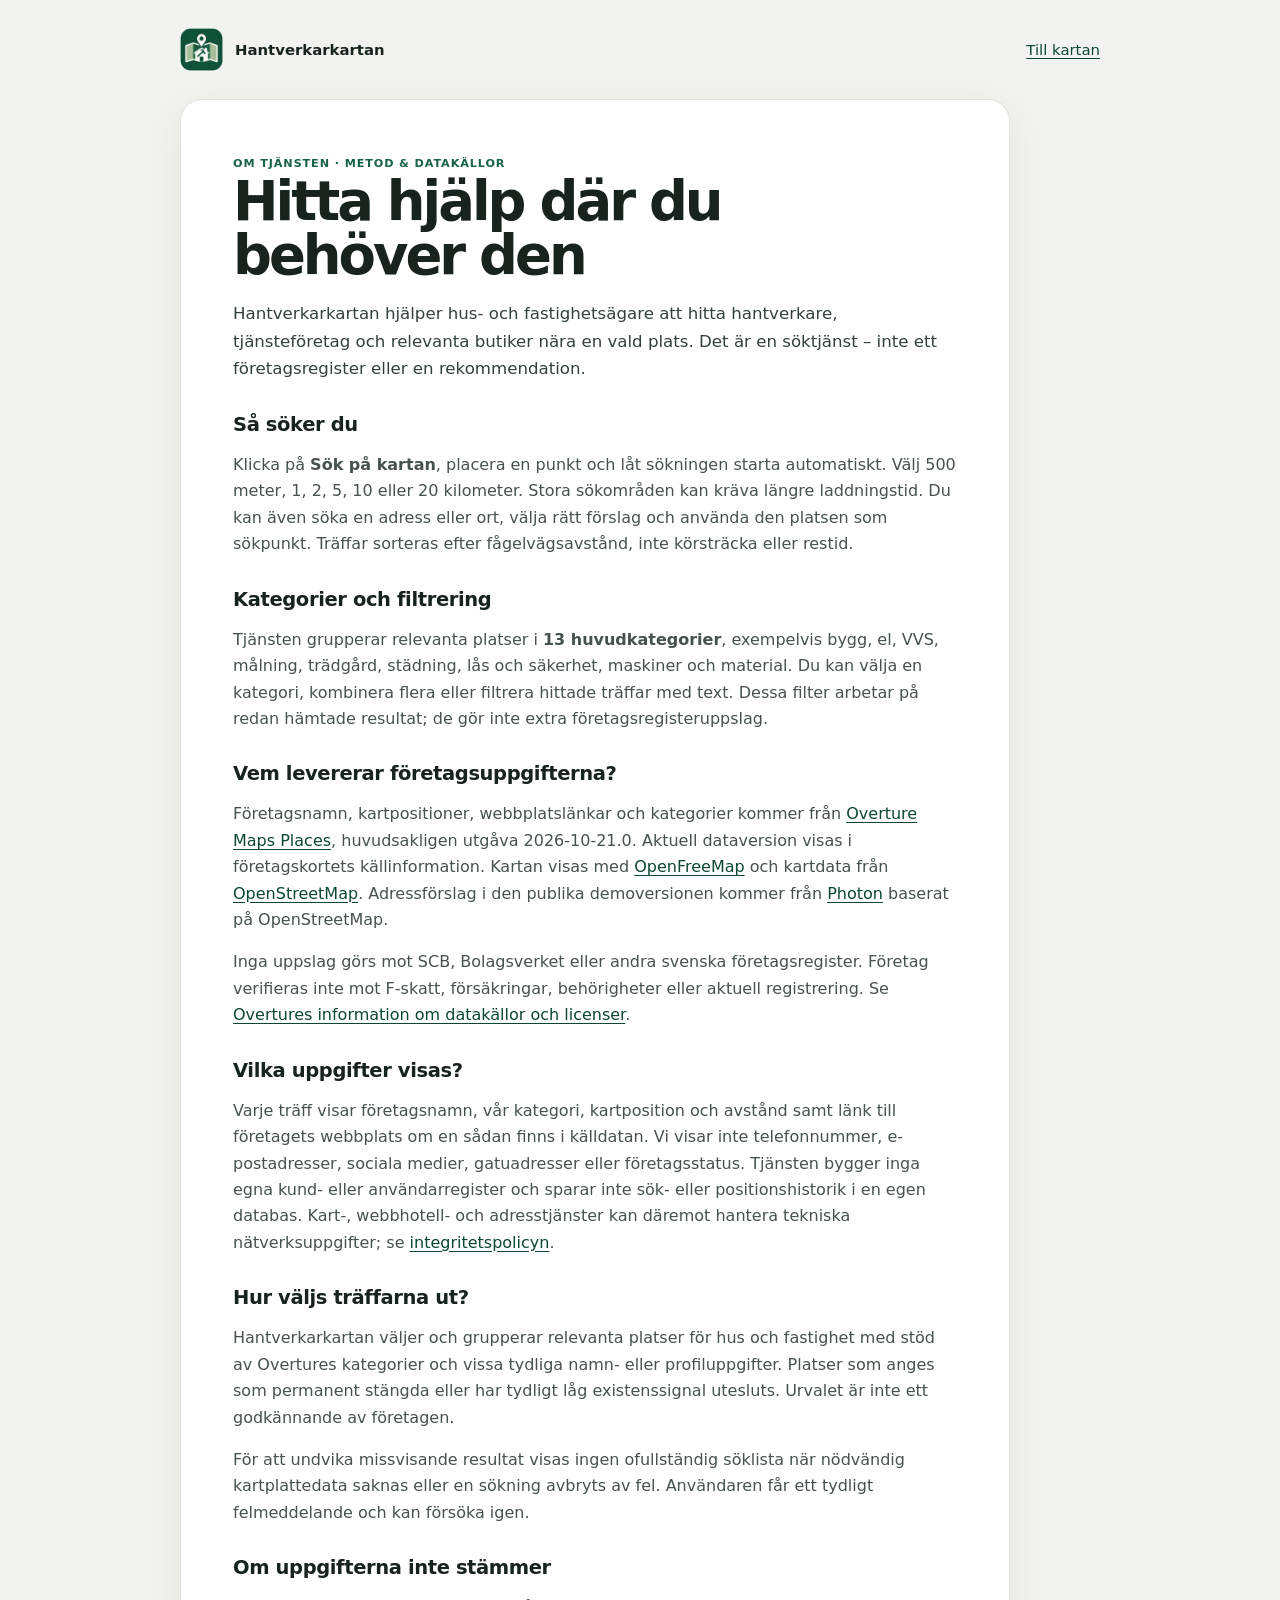
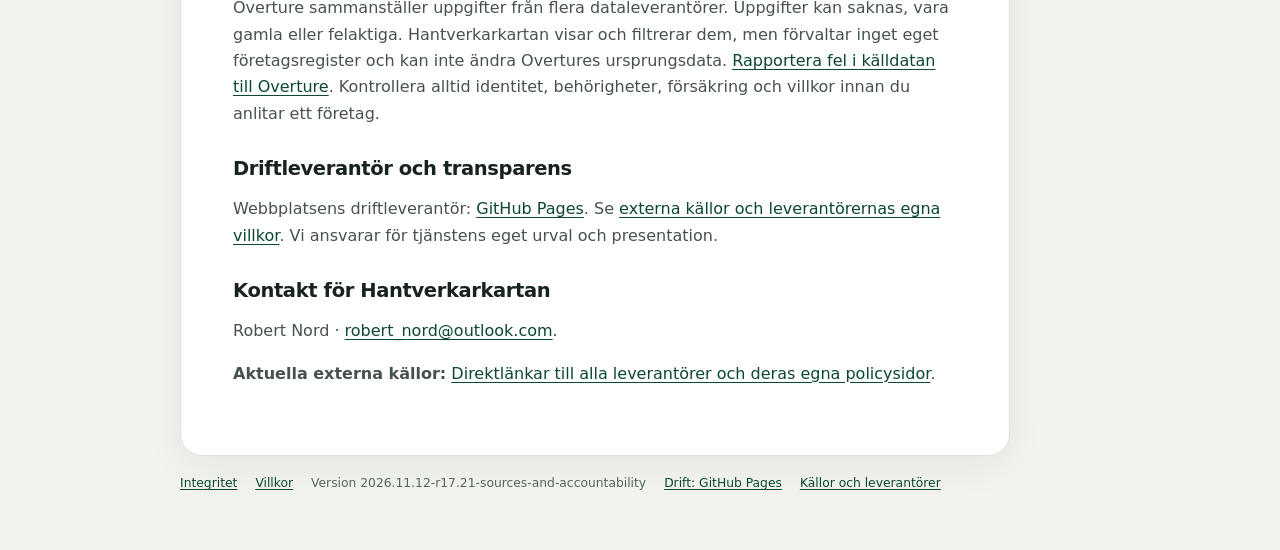
<file: about.html>
<!DOCTYPE html>

<html lang="sv"><head><meta charset="utf-8"/><meta content="width=device-width,initial-scale=1" name="viewport"/><meta content="Så fungerar Hantverkarkartan: urval, kategorier, datakällor och begränsningar." name="description"/><title>Om tjänsten – Hantverkarkartan</title><link href="./assets/favicon-32.png" rel="icon" sizes="32x32" type="image/png"/><link href="./assets/styles.css" rel="stylesheet"/></head>
<body class="page"><main class="page-shell"><nav class="page-nav"><a class="brand" href="./"><img alt="" class="brand-icon" height="43" src="./assets/app-icon-192.png" width="43"/><span data-app-name="">Hantverkarkartan</span></a><a href="./">Till kartan</a></nav>
<article class="page-card"><span class="eyebrow">Om tjänsten · Metod &amp; datakällor</span><h1>Hitta hjälp där du behöver den</h1>
<p class="lead">Hantverkarkartan hjälper hus- och fastighetsägare att hitta hantverkare, tjänsteföretag och relevanta butiker nära en vald plats. Det är en söktjänst – inte ett företagsregister eller en rekommendation.</p>
<h2>Så söker du</h2><p>Klicka på <strong>Sök på kartan</strong>, placera en punkt och låt sökningen starta automatiskt. Välj 500 meter, 1, 2, 5, 10 eller 20 kilometer. Stora sökområden kan kräva längre laddningstid. Du kan även söka en adress eller ort, välja rätt förslag och använda den platsen som sökpunkt. Träffar sorteras efter fågelvägsavstånd, inte körsträcka eller restid.</p>
<h2>Kategorier och filtrering</h2><p>Tjänsten grupperar relevanta platser i <strong>13 huvudkategorier</strong>, exempelvis bygg, el, VVS, målning, trädgård, städning, lås och säkerhet, maskiner och material. Du kan välja en kategori, kombinera flera eller filtrera hittade träffar med text. Dessa filter arbetar på redan hämtade resultat; de gör inte extra företagsregisteruppslag.</p>
<h2>Vem levererar företagsuppgifterna?</h2><p>Företagsnamn, kartpositioner, webbplatslänkar och kategorier kommer från <a href="https://docs.overturemaps.org/guides/places/">Overture Maps Places</a>, huvudsakligen utgåva <span data-release=""></span>. Aktuell dataversion visas i företagskortets källinformation. Kartan visas med <a href="https://openfreemap.org/">OpenFreeMap</a> och kartdata från <a href="https://www.openstreetmap.org/copyright">OpenStreetMap</a>. Adressförslag i den publika demoversionen kommer från <a href="https://github.com/komoot/photon">Photon</a> baserat på OpenStreetMap.</p>
<p>Inga uppslag görs mot SCB, Bolagsverket eller andra svenska företagsregister. Företag verifieras inte mot F-skatt, försäkringar, behörigheter eller aktuell registrering. Se <a href="https://docs.overturemaps.org/attribution/">Overtures information om datakällor och licenser</a>.</p>
<h2>Vilka uppgifter visas?</h2><p>Varje träff visar företagsnamn, vår kategori, kartposition och avstånd samt länk till företagets webbplats om en sådan finns i källdatan. Vi visar inte telefonnummer, e-postadresser, sociala medier, gatuadresser eller företagsstatus. Tjänsten bygger inga egna kund- eller användarregister och sparar inte sök- eller positionshistorik i en egen databas. Kart-, webbhotell- och adresstjänster kan däremot hantera tekniska nätverksuppgifter; se <a href="./privacy.html">integritetspolicyn</a>.</p>
<h2>Hur väljs träffarna ut?</h2><p>Hantverkarkartan väljer och grupperar relevanta platser för hus och fastighet med stöd av Overtures kategorier och vissa tydliga namn- eller profiluppgifter. Platser som anges som permanent stängda eller har tydligt låg existenssignal utesluts. Urvalet är inte ett godkännande av företagen.</p>
<p>För att undvika missvisande resultat visas ingen ofullständig söklista när nödvändig kartplattedata saknas eller en sökning avbryts av fel. Användaren får ett tydligt felmeddelande och kan försöka igen.</p>
<h2>Om uppgifterna inte stämmer</h2><p>Overture sammanställer uppgifter från flera dataleverantörer. Uppgifter kan saknas, vara gamla eller felaktiga. Hantverkarkartan visar och filtrerar dem, men förvaltar inget eget företagsregister och kan inte ändra Overtures ursprungsdata. <a href="https://docs.overturemaps.org/support/">Rapportera fel i källdatan till Overture</a>. Kontrollera alltid identitet, behörigheter, försäkring och villkor innan du anlitar ett företag. </p>
<h2>Driftleverantör och transparens</h2><p>Webbplatsens driftleverantör: <a href="https://docs.github.com/en/pages/getting-started-with-github-pages/what-is-github-pages">GitHub Pages</a>. Se <a href="./providers.html">externa källor och leverantörernas egna villkor</a>. Vi ansvarar för tjänstens eget urval och presentation.</p>
<h2>Kontakt för Hantverkarkartan</h2><p>Robert Nord · <a href="mailto:robert_nord@outlook.com">robert_nord@outlook.com</a>.</p>
<p><strong>Aktuella externa källor:</strong> <a href="./providers.html">Direktlänkar till alla leverantörer och deras egna policysidor</a>.</p></article><footer class="page-foot"><a href="./privacy.html">Integritet</a><a href="./terms.html">Villkor</a><span>Version <span data-version=""></span></span><a href="https://docs.github.com/en/pages/getting-started-with-github-pages/what-is-github-pages" rel="noopener noreferrer" target="_blank">Drift: GitHub Pages</a> <a href="./providers.html">Källor och leverantörer</a></footer></main><script src="./assets/legal.js?v=source20261112" type="module"></script></body></html>
</file>
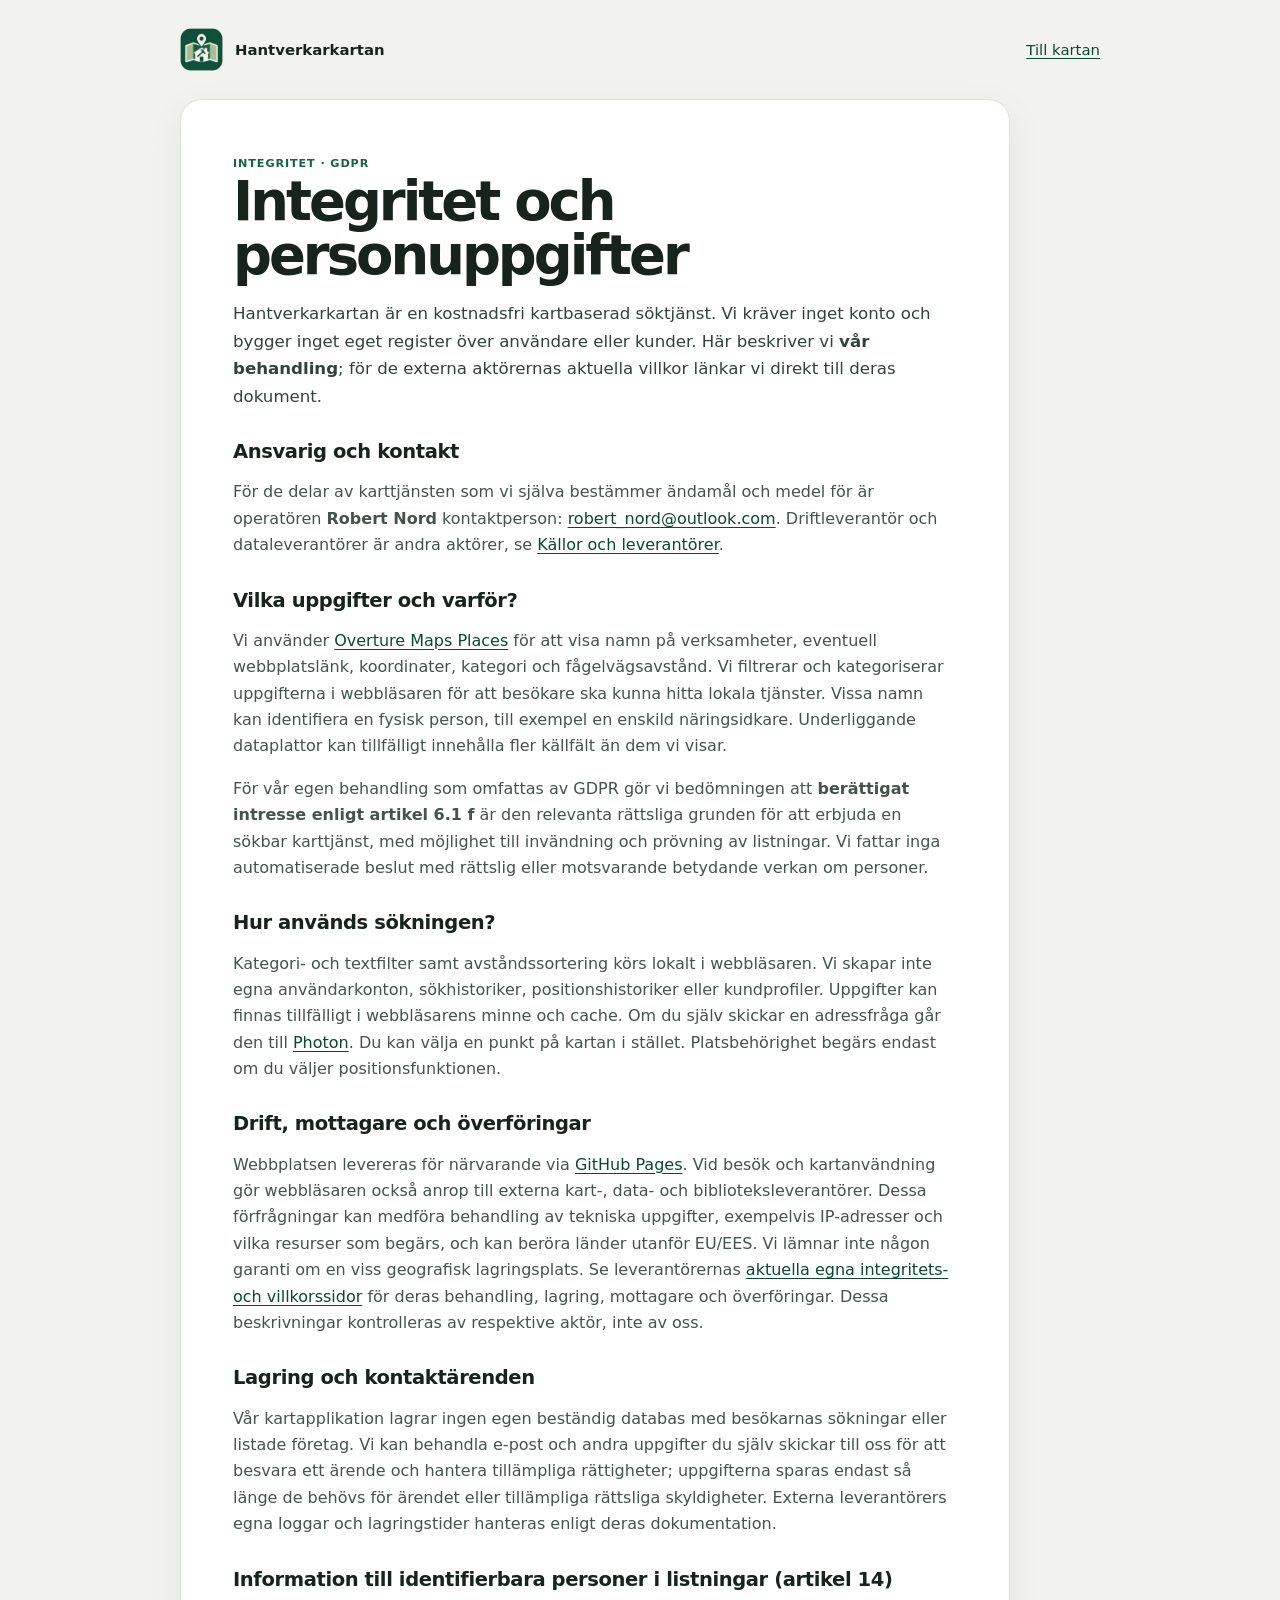
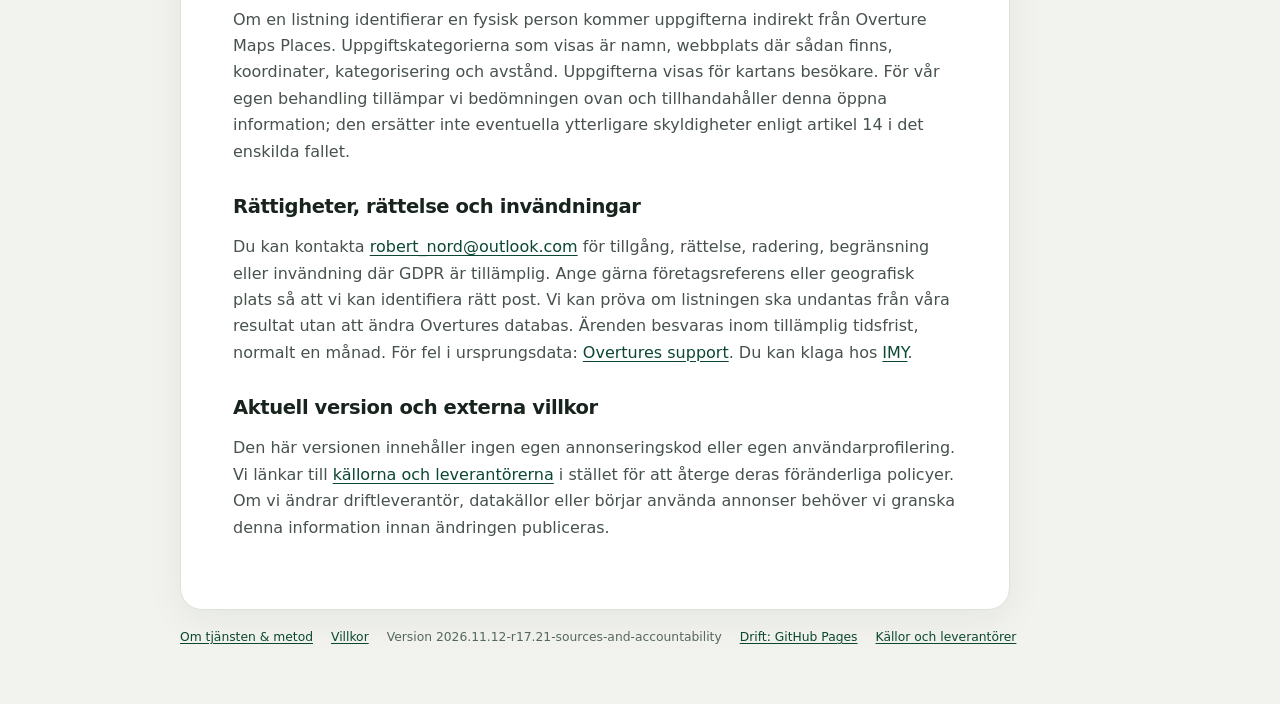
<file: privacy.html>
<!DOCTYPE html>
<html lang="sv"><head><meta charset="utf-8"/><meta content="width=device-width,initial-scale=1" name="viewport"/><meta content="Integritet och databehandling i Hantverkarkartan." name="description"/><title>Integritet – Hantverkarkartan</title><link href="./assets/favicon-32.png" rel="icon" sizes="32x32" type="image/png"/><link href="./assets/styles.css" rel="stylesheet"/></head>
<body class="page"><main class="page-shell"><nav class="page-nav"><a class="brand" href="./"><img alt="" class="brand-icon" height="43" src="./assets/app-icon-192.png" width="43"/><span data-app-name="">Hantverkarkartan</span></a><a href="./">Till kartan</a></nav>
<article class="page-card"><span class="eyebrow">Integritet · GDPR</span><h1>Integritet och personuppgifter</h1>
<p class="lead">Hantverkarkartan är en kostnadsfri kartbaserad söktjänst. Vi kräver inget konto och bygger inget eget register över användare eller kunder. Här beskriver vi <strong>vår behandling</strong>; för de externa aktörernas aktuella villkor länkar vi direkt till deras dokument.</p>
<h2>Ansvarig och kontakt</h2><p>För de delar av karttjänsten som vi själva bestämmer ändamål och medel för är operatören <strong>Robert Nord</strong> kontaktperson: <a href="mailto:robert_nord@outlook.com">robert_nord@outlook.com</a>. Driftleverantör och dataleverantörer är andra aktörer, se <a href="./providers.html">Källor och leverantörer</a>.</p>
<h2>Vilka uppgifter och varför?</h2><p>Vi använder <a href="https://docs.overturemaps.org/guides/places/">Overture Maps Places</a> för att visa namn på verksamheter, eventuell webbplatslänk, koordinater, kategori och fågelvägsavstånd. Vi filtrerar och kategoriserar uppgifterna i webbläsaren för att besökare ska kunna hitta lokala tjänster. Vissa namn kan identifiera en fysisk person, till exempel en enskild näringsidkare. Underliggande dataplattor kan tillfälligt innehålla fler källfält än dem vi visar.</p>
<p>För vår egen behandling som omfattas av GDPR gör vi bedömningen att <strong>berättigat intresse enligt artikel 6.1 f</strong> är den relevanta rättsliga grunden för att erbjuda en sökbar karttjänst, med möjlighet till invändning och prövning av listningar. Vi fattar inga automatiserade beslut med rättslig eller motsvarande betydande verkan om personer.</p>
<h2>Hur används sökningen?</h2><p>Kategori- och textfilter samt avståndssortering körs lokalt i webbläsaren. Vi skapar inte egna användarkonton, sökhistoriker, positionshistoriker eller kundprofiler. Uppgifter kan finnas tillfälligt i webbläsarens minne och cache. Om du själv skickar en adressfråga går den till <a href="https://github.com/komoot/photon#demo-server">Photon</a>. Du kan välja en punkt på kartan i stället. Platsbehörighet begärs endast om du väljer positionsfunktionen.</p>
<h2>Drift, mottagare och överföringar</h2><p>Webbplatsen levereras för närvarande via <a href="https://docs.github.com/en/pages/getting-started-with-github-pages/what-is-github-pages">GitHub Pages</a>. Vid besök och kartanvändning gör webbläsaren också anrop till externa kart-, data- och biblioteksleverantörer. Dessa förfrågningar kan medföra behandling av tekniska uppgifter, exempelvis IP-adresser och vilka resurser som begärs, och kan beröra länder utanför EU/EES. Vi lämnar inte någon garanti om en viss geografisk lagringsplats. Se leverantörernas <a href="./providers.html">aktuella egna integritets- och villkorssidor</a> för deras behandling, lagring, mottagare och överföringar. Dessa beskrivningar kontrolleras av respektive aktör, inte av oss.</p>
<h2>Lagring och kontaktärenden</h2><p>Vår kartapplikation lagrar ingen egen beständig databas med besökarnas sökningar eller listade företag. Vi kan behandla e-post och andra uppgifter du själv skickar till oss för att besvara ett ärende och hantera tillämpliga rättigheter; uppgifterna sparas endast så länge de behövs för ärendet eller tillämpliga rättsliga skyldigheter. Externa leverantörers egna loggar och lagringstider hanteras enligt deras dokumentation.</p>
<h2>Information till identifierbara personer i listningar (artikel 14)</h2><p>Om en listning identifierar en fysisk person kommer uppgifterna indirekt från Overture Maps Places. Uppgiftskategorierna som visas är namn, webbplats där sådan finns, koordinater, kategorisering och avstånd. Uppgifterna visas för kartans besökare. För vår egen behandling tillämpar vi bedömningen ovan och tillhandahåller denna öppna information; den ersätter inte eventuella ytterligare skyldigheter enligt artikel 14 i det enskilda fallet.</p>
<h2>Rättigheter, rättelse och invändningar</h2><p>Du kan kontakta <a href="mailto:robert_nord@outlook.com">robert_nord@outlook.com</a> för tillgång, rättelse, radering, begränsning eller invändning där GDPR är tillämplig. Ange gärna företagsreferens eller geografisk plats så att vi kan identifiera rätt post. Vi kan pröva om listningen ska undantas från våra resultat utan att ändra Overtures databas. Ärenden besvaras inom tillämplig tidsfrist, normalt en månad. För fel i ursprungsdata: <a href="https://docs.overturemaps.org/support/">Overtures support</a>. Du kan klaga hos <a href="https://www.imy.se/">IMY</a>.</p>
<h2>Aktuell version och externa villkor</h2><p>Den här versionen innehåller ingen egen annonseringskod eller egen användarprofilering. Vi länkar till <a href="./providers.html">källorna och leverantörerna</a> i stället för att återge deras föränderliga policyer. Om vi ändrar driftleverantör, datakällor eller börjar använda annonser behöver vi granska denna information innan ändringen publiceras.</p></article><footer class="page-foot"><a href="./about.html">Om tjänsten &amp; metod</a><a href="./terms.html">Villkor</a><span>Version <span data-version=""></span></span><a href="https://docs.github.com/en/pages/getting-started-with-github-pages/what-is-github-pages" rel="noopener noreferrer" target="_blank">Drift: GitHub Pages</a> <a href="./providers.html">Källor och leverantörer</a></footer></main><script src="./assets/legal.js?v=source20261112" type="module"></script></body></html>
</file>
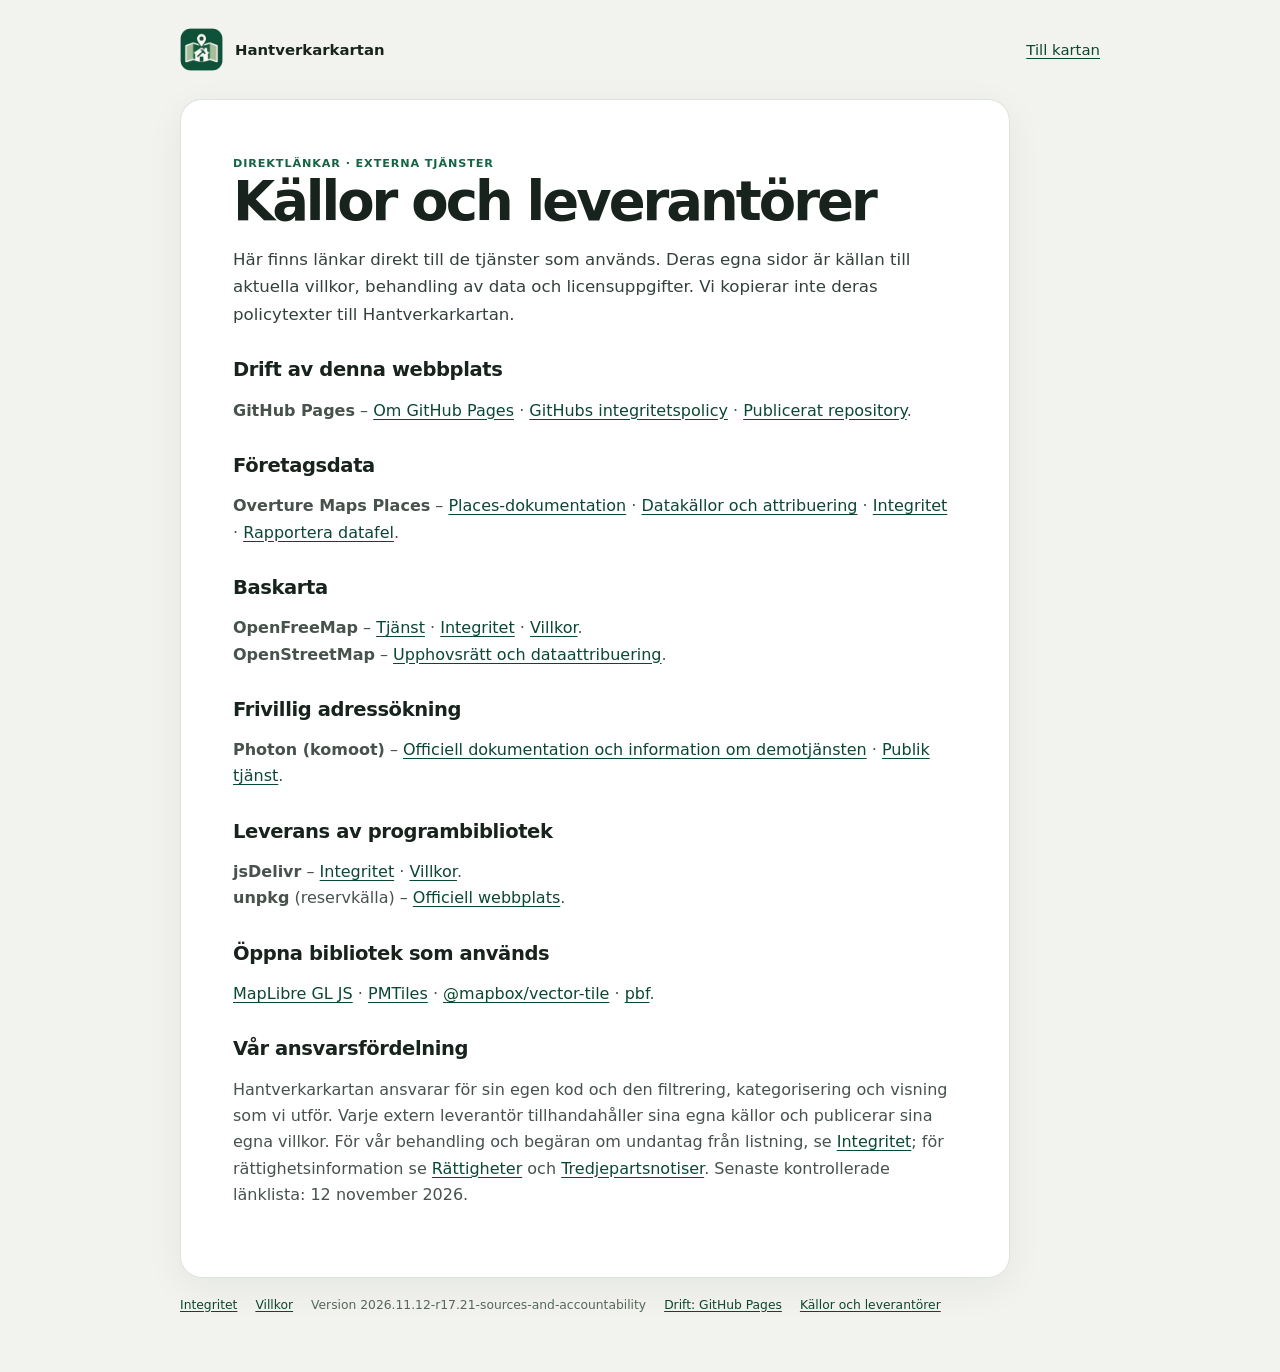
<file: providers.html>
<!DOCTYPE html>

<html lang="sv"><head><meta charset="utf-8"/><meta content="width=device-width,initial-scale=1" name="viewport"/><meta content="Direktlänkar till källor och externa leverantörer." name="description"/><title>Källor och leverantörer – Hantverkarkartan</title><link href="./assets/favicon-32.png" rel="icon" sizes="32x32" type="image/png"/><link href="./assets/styles.css" rel="stylesheet"/></head>
<body class="page"><main class="page-shell"><nav class="page-nav"><a class="brand" href="./"><img alt="" class="brand-icon" height="43" src="./assets/app-icon-192.png" width="43"/><span data-app-name="">Hantverkarkartan</span></a><a href="./">Till kartan</a></nav>
<article class="page-card"><span class="eyebrow">Direktlänkar · externa tjänster</span><h1>Källor och leverantörer</h1>
<p class="lead">Här finns länkar direkt till de tjänster som används. Deras egna sidor är källan till aktuella villkor, behandling av data och licensuppgifter. Vi kopierar inte deras policytexter till Hantverkarkartan.</p>
<h2>Drift av denna webbplats</h2><p><strong>GitHub Pages</strong> – <a href="https://docs.github.com/en/pages/getting-started-with-github-pages/what-is-github-pages" rel="noopener noreferrer" target="_blank">Om GitHub Pages</a> · <a href="https://docs.github.com/en/site-policy/privacy-policies/github-general-privacy-statement" rel="noopener noreferrer" target="_blank">GitHubs integritetspolicy</a> · <a href="https://github.com/Deeder94/Hantverkarkartan" rel="noopener noreferrer" target="_blank">Publicerat repository</a>.</p>
<h2>Företagsdata</h2><p><strong>Overture Maps Places</strong> – <a href="https://docs.overturemaps.org/guides/places/" rel="noopener noreferrer" target="_blank">Places-dokumentation</a> · <a href="https://docs.overturemaps.org/attribution/" rel="noopener noreferrer" target="_blank">Datakällor och attribuering</a> · <a href="https://overturemaps.org/privacy/" rel="noopener noreferrer" target="_blank">Integritet</a> · <a href="https://docs.overturemaps.org/support/" rel="noopener noreferrer" target="_blank">Rapportera datafel</a>.</p>
<h2>Baskarta</h2><p><strong>OpenFreeMap</strong> – <a href="https://openfreemap.org/" rel="noopener noreferrer" target="_blank">Tjänst</a> · <a href="https://openfreemap.org/privacy/" rel="noopener noreferrer" target="_blank">Integritet</a> · <a href="https://openfreemap.org/tos/" rel="noopener noreferrer" target="_blank">Villkor</a>.<br/><strong>OpenStreetMap</strong> – <a href="https://www.openstreetmap.org/copyright" rel="noopener noreferrer" target="_blank">Upphovsrätt och dataattribuering</a>.</p>
<h2>Frivillig adressökning</h2><p><strong>Photon (komoot)</strong> – <a href="https://github.com/komoot/photon#demo-server" rel="noopener noreferrer" target="_blank">Officiell dokumentation och information om demotjänsten</a> · <a href="https://photon.komoot.io/" rel="noopener noreferrer" target="_blank">Publik tjänst</a>.</p>
<h2>Leverans av programbibliotek</h2><p><strong>jsDelivr</strong> – <a href="https://www.jsdelivr.com/terms/privacy-policy" rel="noopener noreferrer" target="_blank">Integritet</a> · <a href="https://www.jsdelivr.com/terms" rel="noopener noreferrer" target="_blank">Villkor</a>.<br/><strong>unpkg</strong> (reservkälla) – <a href="https://unpkg.com/" rel="noopener noreferrer" target="_blank">Officiell webbplats</a>.</p>
<h2>Öppna bibliotek som används</h2><p><a href="https://maplibre.org/maplibre-gl-js/docs/" rel="noopener noreferrer" target="_blank">MapLibre GL JS</a> · <a href="https://github.com/protomaps/PMTiles" rel="noopener noreferrer" target="_blank">PMTiles</a> · <a href="https://github.com/mapbox/vector-tile-js" rel="noopener noreferrer" target="_blank">@mapbox/vector-tile</a> · <a href="https://github.com/mapbox/pbf" rel="noopener noreferrer" target="_blank">pbf</a>.</p>
<h2>Vår ansvarsfördelning</h2><p>Hantverkarkartan ansvarar för sin egen kod och den filtrering, kategorisering och visning som vi utför. Varje extern leverantör tillhandahåller sina egna källor och publicerar sina egna villkor. För vår behandling och begäran om undantag från listning, se <a href="./privacy.html">Integritet</a>; för rättighetsinformation se <a href="./rights.html">Rättigheter</a> och <a href="./THIRD_PARTY_NOTICES.md">Tredjepartsnotiser</a>. Senaste kontrollerade länklista: 12 november 2026.</p></article><footer class="page-foot"><a href="./privacy.html">Integritet</a><a href="./terms.html">Villkor</a><span>Version <span data-version=""></span></span><a href="https://docs.github.com/en/pages/getting-started-with-github-pages/what-is-github-pages" rel="noopener noreferrer" target="_blank">Drift: GitHub Pages</a> <a href="./providers.html">Källor och leverantörer</a></footer></main><script src="./assets/legal.js?v=source20261112" type="module"></script></body></html>
</file>
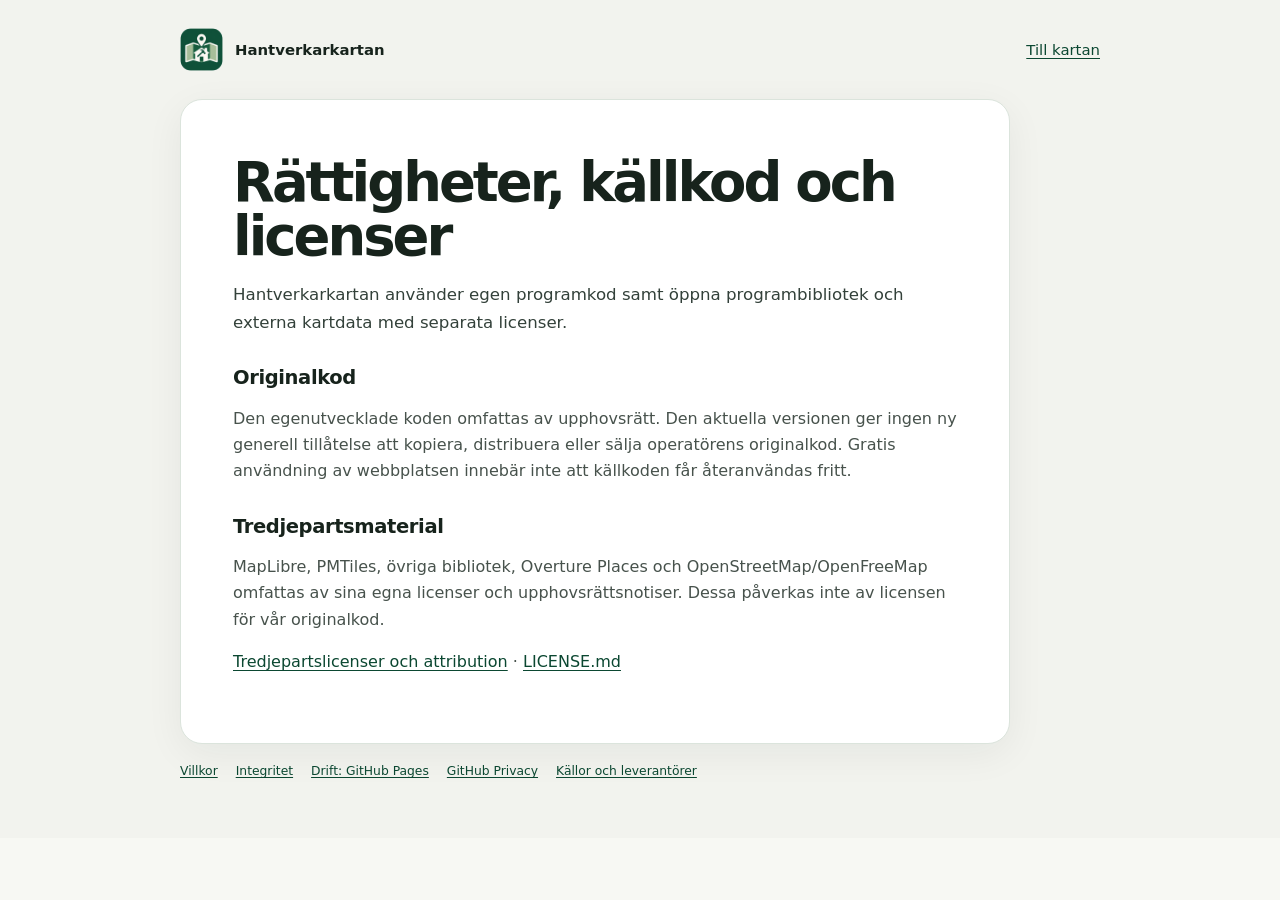
<file: rights.html>
<!DOCTYPE html>
<html lang="sv"><head><meta charset="utf-8"/><meta content="width=device-width,initial-scale=1" name="viewport"/><meta content="no-referrer" name="referrer"/><title>Rättigheter, källkod och licenser – Hantverkarkartan</title><link href="./assets/favicon-32.png" rel="icon" type="image/png"/><link href="./assets/styles.css" rel="stylesheet"/></head><body class="page"><main class="page-shell"><nav class="page-nav"><a class="brand" href="./"><img alt="" class="brand-icon" height="43" src="./assets/app-icon-192.png" width="43"/><span data-app-name="">Hantverkarkartan</span></a><a href="./">Till kartan</a></nav><article class="page-card"><h1>Rättigheter, källkod och licenser</h1><p class="lead">Hantverkarkartan använder egen programkod samt öppna programbibliotek och externa kartdata med separata licenser.</p><h2>Originalkod</h2><p>Den egenutvecklade koden omfattas av upphovsrätt. Den aktuella versionen ger ingen ny generell tillåtelse att kopiera, distribuera eller sälja operatörens originalkod. Gratis användning av webbplatsen innebär inte att källkoden får återanvändas fritt.</p><h2>Tredjepartsmaterial</h2><p>MapLibre, PMTiles, övriga bibliotek, Overture Places och OpenStreetMap/OpenFreeMap omfattas av sina egna licenser och upphovsrättsnotiser. Dessa påverkas inte av licensen för vår originalkod.</p><p><a href="./THIRD_PARTY_NOTICES.md">Tredjepartslicenser och attribution</a> · <a href="./LICENSE.md">LICENSE.md</a></p></article><footer class="page-foot"><a href="./terms.html">Villkor</a><a href="./privacy.html">Integritet</a><a href="https://docs.github.com/en/pages/getting-started-with-github-pages/what-is-github-pages">Drift: GitHub Pages</a><a href="https://docs.github.com/en/site-policy/privacy-policies/github-general-privacy-statement">GitHub Privacy</a><a href="./providers.html">Källor och leverantörer</a></footer></main><script src="./assets/legal.js?v=source20261112" type="module"></script></body></html>
</file>
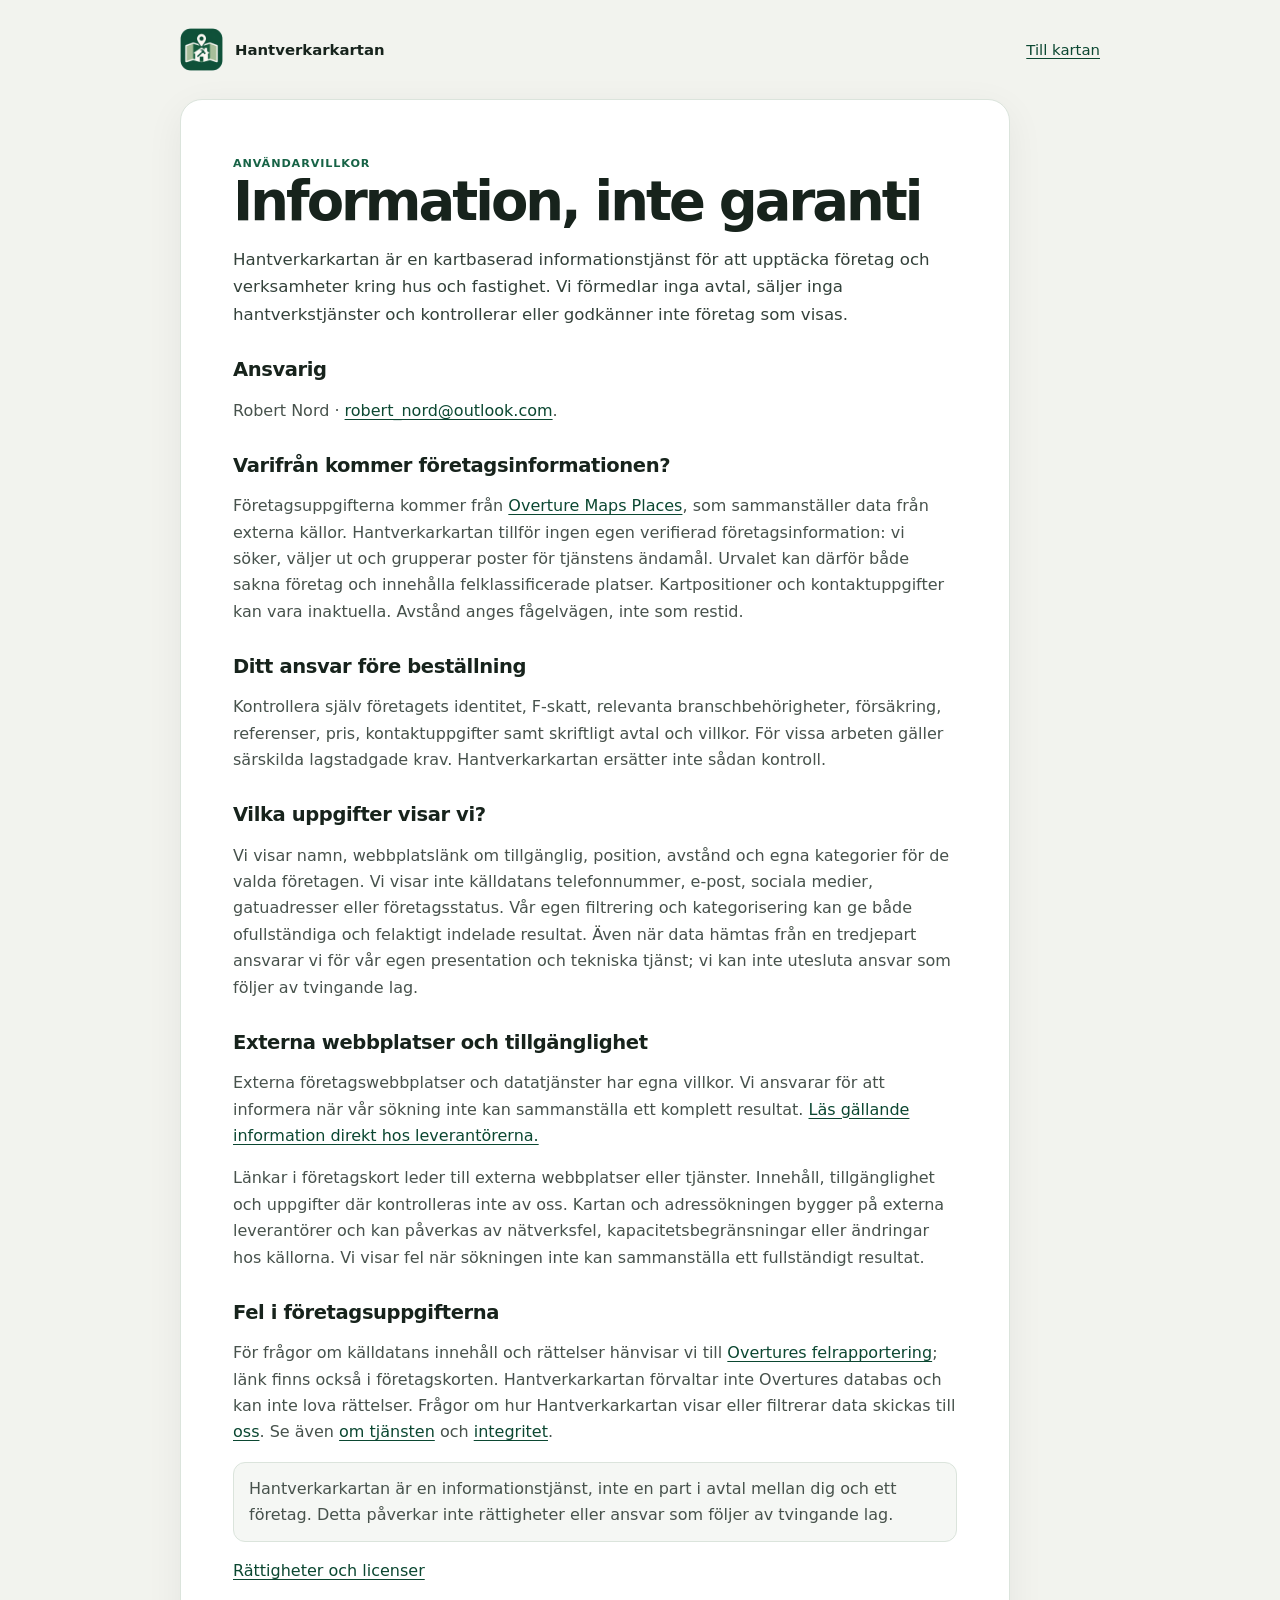
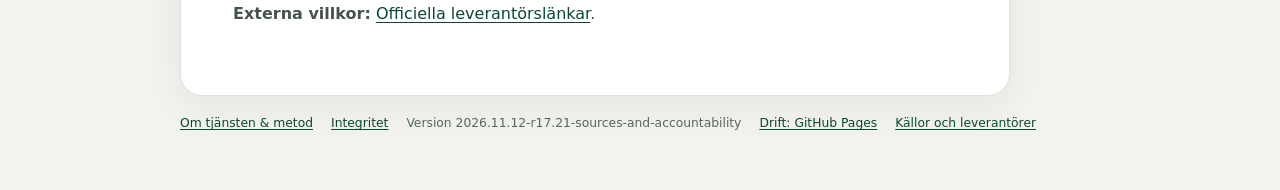
<file: terms.html>
<!DOCTYPE html>

<html lang="sv"><head><meta charset="utf-8"/><meta content="width=device-width,initial-scale=1" name="viewport"/><meta content="Användarvillkor för Hantverkarkartan." name="description"/><title>Villkor – Hantverkarkartan</title><link href="./assets/favicon-32.png" rel="icon" sizes="32x32" type="image/png"/><link href="./assets/styles.css" rel="stylesheet"/></head>
<body class="page"><main class="page-shell"><nav class="page-nav"><a class="brand" href="./"><img alt="" class="brand-icon" height="43" src="./assets/app-icon-192.png" width="43"/><span data-app-name="">Hantverkarkartan</span></a><a href="./">Till kartan</a></nav>
<article class="page-card"><span class="eyebrow">Användarvillkor</span><h1>Information, inte garanti</h1>
<p class="lead">Hantverkarkartan är en kartbaserad informationstjänst för att upptäcka företag och verksamheter kring hus och fastighet. Vi förmedlar inga avtal, säljer inga hantverkstjänster och kontrollerar eller godkänner inte företag som visas.</p>
<h2>Ansvarig</h2><p>Robert Nord · <a href="mailto:robert_nord@outlook.com">robert_nord@outlook.com</a>.</p>
<h2>Varifrån kommer företagsinformationen?</h2><p>Företagsuppgifterna kommer från <a href="https://docs.overturemaps.org/guides/places/">Overture Maps Places</a>, som sammanställer data från externa källor. Hantverkarkartan tillför ingen egen verifierad företagsinformation: vi söker, väljer ut och grupperar poster för tjänstens ändamål. Urvalet kan därför både sakna företag och innehålla felklassificerade platser. Kartpositioner och kontaktuppgifter kan vara inaktuella. Avstånd anges fågelvägen, inte som restid.</p>
<h2>Ditt ansvar före beställning</h2><p>Kontrollera själv företagets identitet, F-skatt, relevanta branschbehörigheter, försäkring, referenser, pris, kontaktuppgifter samt skriftligt avtal och villkor. För vissa arbeten gäller särskilda lagstadgade krav. Hantverkarkartan ersätter inte sådan kontroll.</p>
<h2>Vilka uppgifter visar vi?</h2><p>Vi visar namn, webbplatslänk om tillgänglig, position, avstånd och egna kategorier för de valda företagen. Vi visar inte källdatans telefonnummer, e-post, sociala medier, gatuadresser eller företagsstatus. Vår egen filtrering och kategorisering kan ge både ofullständiga och felaktigt indelade resultat. Även när data hämtas från en tredjepart ansvarar vi för vår egen presentation och tekniska tjänst; vi kan inte utesluta ansvar som följer av tvingande lag.</p>
<h2>Externa webbplatser och tillgänglighet</h2><p>Externa företagswebbplatser och datatjänster har egna villkor. Vi ansvarar för att informera när vår sökning inte kan sammanställa ett komplett resultat. <a href="./providers.html">Läs gällande information direkt hos leverantörerna.</a></p>
<p>Länkar i företagskort leder till externa webbplatser eller tjänster. Innehåll, tillgänglighet och uppgifter där kontrolleras inte av oss. Kartan och adressökningen bygger på externa leverantörer och kan påverkas av nätverksfel, kapacitetsbegränsningar eller ändringar hos källorna. Vi visar fel när sökningen inte kan sammanställa ett fullständigt resultat.</p>
<h2>Fel i företagsuppgifterna</h2><p>För frågor om källdatans innehåll och rättelser hänvisar vi till <a href="https://docs.overturemaps.org/support/">Overtures felrapportering</a>; länk finns också i företagskorten. Hantverkarkartan förvaltar inte Overtures databas och kan inte lova rättelser. Frågor om hur Hantverkarkartan visar eller filtrerar data skickas till <a href="mailto:robert_nord@outlook.com">oss</a>. Se även <a href="./about.html">om tjänsten</a> och <a href="./privacy.html">integritet</a>.</p>
<p class="notice">Hantverkarkartan är en informationstjänst, inte en part i avtal mellan dig och ett företag. Detta påverkar inte rättigheter eller ansvar som följer av tvingande lag.</p>
<p><a href="./rights.html">Rättigheter och licenser</a></p><p><strong>Externa villkor:</strong> <a href="./providers.html">Officiella leverantörslänkar</a>.</p></article><footer class="page-foot"><a href="./about.html">Om tjänsten &amp; metod</a><a href="./privacy.html">Integritet</a><span>Version <span data-version=""></span></span><a href="https://docs.github.com/en/pages/getting-started-with-github-pages/what-is-github-pages" rel="noopener noreferrer" target="_blank">Drift: GitHub Pages</a> <a href="./providers.html">Källor och leverantörer</a></footer></main><script src="./assets/legal.js?v=source20261112" type="module"></script></body></html>
</file>
<file: assets/styles.css>
:root {
  color-scheme: light;
  --bg: #f5f5ef;
  --paper: rgba(255,255,252,.96);
  --ink: #17201b;
  --muted: #66706a;
  --line: #d9ddd7;
  --brand: #1d5c45;
  --brand-dark: #133d2f;
  --accent: #e8f1ec;
  --shadow: 0 18px 50px rgba(22,32,27,.15);
  --radius: 18px;
  font-family: Inter, ui-sans-serif, system-ui, -apple-system, BlinkMacSystemFont, "Segoe UI", sans-serif;
}
* { box-sizing: border-box; }
html, body { margin: 0; min-height: 100%; background: var(--bg); color: var(--ink); }
body { overflow: hidden; }
a { color: var(--brand-dark); text-underline-offset: .18em; }
button, input { font: inherit; }
button { cursor: pointer; }
.skip-link { position: fixed; z-index: 9999; top: 8px; left: 8px; padding: 10px 14px; background: #fff; transform: translateY(-160%); border-radius: 8px; }
.skip-link:focus { transform: translateY(0); }
.app-shell { height: 100dvh; display: grid; grid-template-columns: minmax(310px, 380px) 1fr; }
.sidebar { z-index: 5; min-width: 0; display: flex; flex-direction: column; background: var(--paper); border-right: 1px solid var(--line); box-shadow: 10px 0 34px rgba(22,32,27,.08); transition: width .2s ease, transform .2s ease; }
.brand-row { min-height: 72px; display: flex; gap: 14px; align-items: center; justify-content: space-between; padding: 13px 16px 12px 18px; border-bottom: 1px solid var(--line); }
.brand { display: flex; align-items: center; gap: 10px; color: inherit; text-decoration: none; min-width: 0; }
.brand strong, .brand small { display: block; }
.brand strong { font-size: 1.02rem; letter-spacing: -.02em; }
.brand small { color: var(--muted); font-size: .74rem; margin-top: 1px; }
.brand-mark { width: 40px; height: 40px; display: grid; place-items: center; border-radius: 12px; background: var(--brand); color: white; font-size: .8rem; font-weight: 800; letter-spacing: .04em; box-shadow: 0 7px 18px rgba(29,92,69,.18); }
.icon-button { width: 38px; height: 38px; border: 1px solid var(--line); background: white; color: var(--ink); border-radius: 11px; font-size: 1.35rem; line-height: 1; }
.panel-content { min-height: 0; display: flex; flex-direction: column; overflow: hidden; padding: 18px; gap: 18px; }
.intro h1 { margin: 0 0 7px; font-size: clamp(1.28rem, 2vw, 1.65rem); letter-spacing: -.035em; line-height: 1.1; }
.intro p { margin: 0; color: var(--muted); font-size: .91rem; line-height: 1.45; }
.search-box label { display: block; font-size: .77rem; font-weight: 750; margin-bottom: 7px; }
.search-input-wrap { position: relative; }
.search-input-wrap input { width: 100%; height: 46px; border: 1px solid #cbd2cc; background: #fff; border-radius: 12px; padding: 0 40px 0 13px; color: var(--ink); outline: none; }
.search-input-wrap input:focus { border-color: var(--brand); box-shadow: 0 0 0 3px rgba(29,92,69,.12); }
.search-input-wrap button { position: absolute; right: 5px; top: 5px; width: 36px; height: 36px; border: 0; border-radius: 9px; background: transparent; font-size: 1.2rem; color: var(--muted); }
.field-help { color: var(--muted); font-size: .72rem; line-height: 1.35; margin: 6px 2px 0; }
.section-title-row { display: flex; align-items: center; justify-content: space-between; gap: 10px; margin-bottom: 9px; }
.section-title-row h2 { margin: 0; font-size: .82rem; text-transform: uppercase; letter-spacing: .07em; }
.text-button { appearance: none; border: 0; background: transparent; padding: 3px; color: var(--brand-dark); font-weight: 650; font-size: .76rem; }
.category-list { display: grid; grid-template-columns: 1fr 1fr; gap: 7px; }
.category-chip { min-width: 0; display: flex; align-items: center; gap: 7px; padding: 8px 9px; border: 1px solid var(--line); border-radius: 11px; background: #fff; font-size: .76rem; line-height: 1.15; cursor: pointer; user-select: none; }
.category-chip:has(input:focus-visible) { outline: 3px solid rgba(29,92,69,.18); }
.category-chip:has(input:not(:checked)) { opacity: .48; background: #f7f7f4; }
.category-chip input { position: absolute; opacity: 0; pointer-events: none; }
.category-dot, .result-symbol { flex: 0 0 auto; width: 28px; height: 28px; display: grid; place-items: center; border-radius: 50%; background: var(--cat); color: #fff; font-size: .62rem; font-weight: 850; letter-spacing: -.02em; box-shadow: inset 0 0 0 1px rgba(255,255,255,.45); }
.results-section { min-height: 170px; max-height: min(40dvh, 460px); display: flex; flex: 1 1 260px; flex-direction: column; overflow: hidden; }
.count-badge { min-width: 28px; padding: 2px 7px; text-align: center; border-radius: 999px; background: var(--accent); color: var(--brand-dark); font-size: .72rem; font-weight: 800; }
.results { list-style: none; padding: 0 5px 8px 0; margin: 0; display: flex; flex: 1 1 auto; min-height: 0; flex-direction: column; gap: 6px; overflow-y: scroll; overscroll-behavior: contain; scrollbar-gutter: stable; scrollbar-width: thin; scrollbar-color: #aeb8b1 transparent; }
.results::-webkit-scrollbar { width: 9px; }
.results::-webkit-scrollbar-thumb { background: #b7c0ba; border: 2px solid transparent; border-radius: 999px; background-clip: padding-box; }
.results::-webkit-scrollbar-track { background: transparent; }
.result-card { width: 100%; display: flex; gap: 10px; align-items: center; text-align: left; border: 1px solid transparent; background: transparent; border-radius: 12px; padding: 8px 7px; color: inherit; }
.result-card:hover, .result-card:focus-visible { background: #fff; border-color: var(--line); outline: none; }
.result-copy { min-width: 0; display: block; }
.result-copy strong { display: block; font-size: .84rem; overflow: hidden; text-overflow: ellipsis; white-space: nowrap; }
.result-copy small { display: block; color: var(--muted); font-size: .7rem; margin-top: 2px; overflow: hidden; text-overflow: ellipsis; white-space: nowrap; }
.empty { padding: 15px; border: 1px dashed #cdd4ce; border-radius: 12px; color: var(--muted); font-size: .78rem; line-height: 1.45; }
.sidebar-footer { display: flex; flex-wrap: wrap; gap: 9px 13px; border-top: 1px solid var(--line); padding-top: 12px; font-size: .72rem; color: var(--muted); }
.sidebar-footer a { color: var(--muted); }
.map-wrap { position: relative; min-width: 0; }
#map { position: absolute; inset: 0; }
.map-status { position: absolute; z-index: 3; top: 14px; left: 14px; max-width: min(520px, calc(100% - 100px)); padding: 8px 11px; background: rgba(255,255,252,.92); border: 1px solid rgba(203,210,204,.8); backdrop-filter: blur(8px); border-radius: 10px; font-size: .74rem; box-shadow: 0 6px 20px rgba(22,32,27,.1); }
.map-status[data-kind="ok"] { border-color: #b7d5c5; }
.map-status[data-kind="error"] { border-color: #e0aaa8; background: rgba(255,245,244,.96); }
.map-note { position: absolute; z-index: 2; left: 12px; bottom: 12px; padding: 5px 8px; border-radius: 7px; background: rgba(255,255,252,.88); color: #48524c; font-size: .62rem; pointer-events: none; }
.maplibregl-popup-content { padding: 0 !important; overflow: hidden; border-radius: 15px !important; box-shadow: var(--shadow) !important; }
.maplibregl-popup-close-button { z-index: 2; width: 34px; height: 34px; font-size: 20px; color: #59625d; }
.popup-card { padding: 17px 18px 15px; color: var(--ink); font-size: .78rem; }
.popup-kicker { padding-right: 28px; color: var(--brand); text-transform: uppercase; letter-spacing: .07em; font-size: .65rem; font-weight: 800; }
.popup-card h2 { margin: 4px 28px 7px 0; font-size: 1.12rem; line-height: 1.12; letter-spacing: -.02em; }
.popup-card p { margin: 7px 0; line-height: 1.4; color: #4c5751; }
.popup-card .status-line { padding: 8px 9px; border-radius: 9px; background: #f3f5f2; font-size: .72rem; }
.popup-actions { margin: 11px 0 8px; }
.popup-actions a { display: inline-flex; min-height: 38px; align-items: center; padding: 0 12px; border-radius: 9px; background: var(--brand); color: #fff; text-decoration: none; font-weight: 750; }
.popup-card details { border-top: 1px solid var(--line); border-bottom: 1px solid var(--line); padding: 8px 0; margin-top: 9px; }
.popup-card summary { cursor: pointer; font-weight: 700; }
.popup-links { display: flex; flex-wrap: wrap; gap: 9px 12px; margin-top: 10px; font-size: .7rem; }
.about-dialog { width: min(620px, calc(100% - 26px)); border: 0; border-radius: 20px; padding: 22px; color: var(--ink); box-shadow: 0 30px 100px rgba(0,0,0,.3); }
.about-dialog::backdrop { background: rgba(10,20,15,.46); backdrop-filter: blur(2px); }
.dialog-head { display: flex; align-items: start; justify-content: space-between; gap: 12px; }
.dialog-head h2 { margin: 2px 0 8px; font-size: 1.55rem; letter-spacing: -.04em; }
.eyebrow { color: var(--brand); font-size: .7rem; font-weight: 800; text-transform: uppercase; letter-spacing: .08em; }
.about-dialog p { color: #455049; line-height: 1.52; font-size: .9rem; }
.dialog-links { display: flex; flex-wrap: wrap; gap: 10px 14px; border-top: 1px solid var(--line); padding-top: 13px; margin-top: 16px; font-size: .8rem; }
.about-dialog > small { display: block; margin-top: 15px; color: var(--muted); }

/* Static legal/about pages */
body.page { overflow: auto; background: #f2f3ee; }
.page-shell { width: min(920px, calc(100% - 32px)); margin: 0 auto; padding: 28px 0 60px; }
.page-nav { display: flex; align-items: center; justify-content: space-between; gap: 16px; margin-bottom: 28px; }
.page-nav .brand-mark { display: inline-grid; margin-right: 8px; }
.page-card { background: #fff; border: 1px solid var(--line); border-radius: 22px; box-shadow: 0 10px 38px rgba(22,32,27,.06); padding: clamp(22px, 5vw, 52px); }
.page-card h1 { margin: 4px 0 10px; font-size: clamp(2rem, 5vw, 3.4rem); line-height: 1; letter-spacing: -.055em; }
.page-card h2 { margin-top: 30px; font-size: 1.15rem; letter-spacing: -.02em; }
.page-card p, .page-card li { color: #47524c; line-height: 1.6; }
.page-card .lead { font-size: 1.04rem; color: #33413a; }
.page-card .notice { padding: 13px 15px; background: #f5f7f4; border: 1px solid var(--line); border-radius: 12px; }
.page-card table { width: 100%; border-collapse: collapse; font-size: .84rem; }
.page-card th, .page-card td { padding: 10px 8px; border-bottom: 1px solid var(--line); text-align: left; vertical-align: top; }
.page-foot { display: flex; gap: 12px 18px; flex-wrap: wrap; margin-top: 20px; color: var(--muted); font-size: .77rem; }

@media (max-width: 760px) {
  .app-shell { display: block; }
  .map-wrap { height: 100dvh; }
  .sidebar { position: fixed; z-index: 10; left: 10px; right: 10px; bottom: 10px; width: auto; max-height: min(62dvh, 590px); border: 1px solid var(--line); border-radius: 18px; box-shadow: var(--shadow); overflow: hidden; }
  .sidebar .brand-row { min-height: 58px; padding: 8px 10px 8px 12px; }
  .sidebar .brand-mark { width: 34px; height: 34px; }
  .panel-toggle { transform: rotate(-90deg); }
  .sidebar.is-collapsed { transform: translateY(calc(100% - 58px)); }
  .sidebar.is-collapsed .panel-toggle { transform: rotate(90deg); }
  .panel-content { padding: 14px; gap: 14px; overflow-y: auto; }
  .category-list { grid-template-columns: 1fr 1fr; }
  .results-section { min-height: 160px; max-height: 260px; flex: 0 0 auto; }
  .results { max-height: 220px; }
  .map-status { top: 10px; left: 10px; max-width: calc(100% - 112px); }
  .map-note { display: none; }
}
@media (max-width: 400px) {
  .category-list { grid-template-columns: 1fr; }
}
@media (prefers-reduced-motion: reduce) {
  *, *::before, *::after { scroll-behavior: auto !important; transition: none !important; animation: none !important; }
}

/* Point + radius search */
.radius-search { padding: 12px; border: 1px solid #d4ddd6; border-radius: 14px; background: #f7faf7; }
.radius-search .section-title-row { margin-bottom: 8px; }
.radius-control-row { display: grid; grid-template-columns: minmax(0,1fr) 96px; gap: 8px; align-items: end; }
.primary-button { min-height: 42px; border: 1px solid var(--brand); border-radius: 11px; padding: 0 12px; background: var(--brand); color: #fff; font-weight: 760; cursor: pointer; }
.primary-button:hover, .primary-button:focus-visible { background: var(--brand-dark); outline: none; box-shadow: 0 0 0 3px rgba(29,92,69,.14); }
.primary-button.is-active { background: #fff; color: var(--brand-dark); border-style: dashed; }
.radius-select-label { display: grid; gap: 4px; color: var(--muted); font-size: .66rem; font-weight: 750; }
.radius-select-label select { height: 42px; width: 100%; border: 1px solid #cbd2cc; border-radius: 11px; background: #fff; color: var(--ink); padding: 0 8px; font: inherit; font-size: .76rem; outline: none; }
.radius-select-label select:focus { border-color: var(--brand); box-shadow: 0 0 0 3px rgba(29,92,69,.12); }
.radius-meta-row { display: flex; gap: 8px; align-items: start; justify-content: space-between; margin-top: 2px; }
.radius-meta-row .field-help { flex: 1; margin-top: 7px; }
.radius-meta-row .text-button { flex: 0 0 auto; margin-top: 4px; white-space: nowrap; }
.danger-text { color: #8f2f2f; }
.loading-row { position: relative; padding-left: 32px; }
.loading-row::before { content: ''; position: absolute; left: 12px; top: 50%; width: 11px; height: 11px; margin-top: -6px; border: 2px solid #c6d0c8; border-top-color: var(--brand); border-radius: 50%; animation: hk-spin .8s linear infinite; }
@keyframes hk-spin { to { transform: rotate(360deg); } }

@media (max-width: 400px) {
  .radius-control-row { grid-template-columns: 1fr 88px; }
}

/* Kortare desktopfönster: behåll resultatscrollen men tillåt även panelen att
   rulla så att sökkontroller och juridiska länkar aldrig klipps bort. */
@media (min-width: 761px) and (max-height: 820px) {
  .panel-content { overflow-y: auto; }
  .results-section { flex: 0 0 auto; min-height: 150px; max-height: 300px; }
  .results { max-height: 255px; }
}

/* r9: tydlig separat scroll för sökresultaten. */
.results { scrollbar-gutter: stable; }
.results::-webkit-scrollbar { width: 11px; }
.results::-webkit-scrollbar-track { background: rgba(29, 92, 69, .055); border-radius: 999px; }
.results::-webkit-scrollbar-thumb { background: rgba(61, 83, 72, .45); border: 2px solid transparent; border-radius: 999px; background-clip: padding-box; }
.results::-webkit-scrollbar-thumb:hover { background: rgba(29, 92, 69, .68); background-clip: padding-box; }

/* r17.16: Never virtualize individual result cards. Android/Brave can keep
   them unpainted when toggling categories in a nested scroll container.
   At most 40 cards are mounted at once, so real DOM layout is inexpensive. */
.results > li { content-visibility: visible; contain: none; }

/* r15: official company enrichment + diagnostics */
.official-company-line { border-left: 3px solid #1d5c45; padding-left: 10px; }
.live-company-status { margin: 8px 0 12px; padding: 8px 10px; border-radius: 8px; background: #eef7f2; color: #244b3d; font-size: .82rem; line-height: 1.4; }
.diagnostic-grid { display: grid; gap: 18px; }
.diagnostic-grid section { border: 1px solid #dce3de; border-radius: 12px; padding: 16px; }
.diagnostic-grid input { width: min(360px,100%); display:block; margin: 8px 0; padding:10px 12px; border:1px solid #cfd9d2; border-radius:9px; }
.diagnostic-grid pre { white-space: pre-wrap; overflow-wrap:anywhere; background:#f5f7f5; padding:12px; border-radius:9px; max-height:360px; overflow:auto; }

/* r16.11 – enkel förstahandsvy. Avancerade verktyg kan alltid öppnas vid behov. */
[hidden] { display: none !important; }
.sidebar .panel-content { gap: 13px; }
.intro h1 { font-size: 1.4rem; }
.intro p { font-size: .83rem; }
.radius-search { padding: 16px; border-color: #b5cabc; background: #f0f7f2; }
.radius-control-row { grid-template-columns: minmax(0,1fr) 104px; }
.primary-button { min-height: 48px; font-size: .96rem; }
.primary-button:disabled { opacity: .5; cursor: wait; }
.radius-select-label select { height: 48px; }
.radius-meta-row { align-items: center; margin-top: 6px; }
.radius-meta-row .text-button { margin-top: 0; min-height: 30px; text-align: left; }
.search-box .field-help { font-size: .66rem; }
.subtle-inline { text-transform: none; letter-spacing: normal; font-size: .7rem; font-weight: 500; color: var(--muted); }
.filters { border-bottom: 1px solid var(--line); padding-bottom: 7px; }
.filters .category-list { margin-top: 10px; }
.filters #toggle-all { margin-top: 8px; }
.advanced-tools > summary { cursor: pointer; font-size: .73rem; color: var(--brand-dark); font-weight: 650; }
.advanced-tools[open] { border: 1px solid var(--line); border-radius: 12px; padding: 10px 12px; background: #fff; }
.advanced-tools > p { margin-top: 10px; }
.results-section { flex: 1 1 290px; max-height: none; }
.sidebar-footer { padding-top: 9px; font-size: .67rem; }
@media (max-width: 760px) {
  .panel-content { gap: 12px; }
  .radius-search { padding: 12px; }
  .radius-meta-row .text-button { min-height: 36px; }
  .results-section { max-height: 270px; min-height: 155px; }
}



/* r17: service-first Overture UX. Simple controls, spacious results and quiet copy. */
:root { --bg: #f7f8f3; --paper: #ffffff; --line:#e3e8e0; --muted:#64746b; --brand:#176346; --brand-dark:#124a35; --accent:#e7f3eb; --shadow:0 16px 48px rgba(22,44,31,.12); }
.app-shell { grid-template-columns: minmax(345px, 375px) minmax(0,1fr); }
.sidebar { background:#fff; }
.brand-row { min-height:68px; padding-inline:20px; }
.brand-mark { border-radius:14px; width:43px; height:43px; background:linear-gradient(145deg,#237d55,#155a40); box-shadow:none; }
.brand strong { font-size:1.075rem; letter-spacing:-.035em; }
.brand small { font-size:.74rem; }
.panel-content { padding:18px 20px 16px; gap:15px; }
.intro h1 { font-size:1.52rem; letter-spacing:-.045em; line-height:1.1; }
.intro p { font-size:.83rem; line-height:1.5; }
.radius-search { padding:16px; background:#f2f8f3; border:1px solid #cfe4d6; border-radius:16px; }
.radius-search .section-title-row h2 { font-size:.76rem; color:#2c563e; }
.primary-button { background:#176346; border-color:#176346; border-radius:11px; font-size:.91rem; min-height:46px; box-shadow:0 4px 10px rgba(23,99,70,.14); }
.primary-button:disabled { opacity:.55; box-shadow:none; }
.radius-select-label select { height:46px; font-size:.79rem; border-radius:10px; }
.radius-meta-row { gap:8px; }
.radius-meta-row .text-button { font-size:.72rem; }
.radius-search .field-help { font-size:.7rem; }
.quick-filters h2,.filters h2,.search-box label { font-size:.75rem; letter-spacing:.025em; text-transform:none; }
.quick-filter-list { display:flex; flex-wrap:wrap; gap:7px; }
.quick-chip { background:#fff; border:1px solid #d9e1da; color:#405247; border-radius:999px; padding:8px 13px; min-height:35px; font-size:.78rem; font-weight:690; transition: background .12s,border .12s,color .12s; }
.quick-chip:hover { background:#f2f8f4; }
.quick-chip.is-selected { background:#176346; color:white; border-color:#176346; }
.quick-chip:focus-visible { outline:3px solid #afd8bf; outline-offset:2px; }
.search-box { margin-top:0; }
.search-box label { margin-bottom:7px; }
.search-input-wrap input { height:44px; border-color:#d5ded6; }
.filters { border:0; padding:0; }
.filters .section-title-row { margin:0; }
.filters #filters-title { color:#45574a; }
.filters #category-toggle { font-size:.73rem; }
.results-section { min-height:175px; flex:1 1 250px; }
.result-title-row { margin-bottom:2px; }
.result-title-row h2 { font-size:.94rem; letter-spacing:-.015em; text-transform:none; }
.results-subtitle { margin:0 0 7px; color:var(--muted); font-size:.72rem; }
.results { gap:8px; padding-right:7px; }
.result-card { background:#fff; border-color:#e7ebe6; border-radius:13px; padding:12px 10px; min-height:66px; transition:background .15s,box-shadow .15s; }
.result-card:hover,.result-card:focus-visible { border-color:#b7d6c0; background:#f6fbf7; box-shadow:0 3px 12px rgba(21,60,36,.05); }
.result-symbol { width:33px; height:33px; font-size:.67rem; box-shadow:none; }
.result-copy { flex:1; }
.result-copy strong { font-size:.89rem; letter-spacing:-.01em; }
.result-copy small { color:#52655a; line-height:1.25; margin-top:4px; }
.result-copy .result-address { color:#79867c; }
.result-chevron { font-size:1.45rem; color:#9caaa0; align-self:center; padding:0 4px; }
.count-badge { background:#e5f4e9; color:#135c3e; min-width:34px; padding:4px 9px; }
.empty { font-size:.82rem; background:#f9faf7; padding:17px; }
.sidebar-footer { margin-top:auto; gap:8px 12px; }
.sidebar-footer .text-button { padding:0; font-size:inherit; }
.map-status { top:16px; left:16px; border:1px solid rgba(211,225,212,.86); padding:10px 13px; border-radius:11px; font-size:.75rem; }
.map-status[data-kind="ok"] { color:#155b40; background:rgba(245,252,247,.96); }
.popup-card { padding:19px; max-width:350px; }
.popup-kicker { font-size:.69rem; letter-spacing:.05em; }
.popup-card h2 { font-size:1.3rem; margin:7px 26px 10px 0; }
.popup-address { font-size:.83rem; }
.popup-distance { display:inline-block; padding:5px 9px; border-radius:30px; background:#f0f4f0; color:#365645; font-size:.76rem; font-weight:720; }
.popup-actions { margin:18px 0 8px; }
.popup-actions a { display:flex; justify-content:center; min-height:44px; background:#176346; width:100%; font-size:.84rem; }
.popup-no-site { display:block; padding:10px; border-radius:10px; background:#f4f6f3; color:#64746b; font-size:.75rem; text-align:center; }
.popup-hint { font-size:.72rem!important; color:#68776c!important; margin-top:13px!important; }
.popup-card details { margin-top:13px; border-bottom:0; }
.popup-card summary { color:#345b43; font-size:.76rem; }
.popup-card details p { font-size:.72rem; }
@media (max-width:760px) {
 .app-shell { display:block; }
 .sidebar { bottom:max(8px,env(safe-area-inset-bottom)); left:8px; right:8px; max-height:min(72dvh,690px); border-radius:17px; }
 .panel-content { padding:14px; gap:12px; }
 .intro h1 { font-size:1.36rem; }
 .radius-search { padding:12px; }
 .results-section { max-height:32dvh; min-height:170px; }
 .result-card { min-height:60px; }
 .map-status { top:9px; left:9px; right:70px; max-width:none; }
}

/* Keep the entire desktop panel within the available viewport. */
@media (min-width:761px) {
 .app-shell {grid-template-rows:minmax(0,1fr);}
 .sidebar {height:100%;min-height:0;overflow:hidden;}
 .panel-content {min-height:0;overflow-y:auto;flex:1 1 0;}
}
@media (max-width:760px) {
 .sidebar.has-results .intro {display:none;}
 .sidebar.has-results .radius-search .field-help {display:none;}
 .sidebar.has-results .panel-content {gap:10px;}
}

/* r17.1 – en tydlig kartknapp, fler synliga kategorier och informativa företagskort. */
.radius-search .radius-select-label { max-width:125px; margin-bottom:10px; }
.radius-search .radius-select-label select {height:40px;}
.radius-search .main-search-action {display:flex;align-items:center;justify-content:center;gap:10px;width:100%;min-height:58px;font-size:1rem;font-weight:800;letter-spacing:-.015em;}
.main-search-action.is-active {background:#fefbf0;border-color:#a27227;color:#5a431f;box-shadow:0 0 0 3px rgba(167,119,43,.16);}
.radius-search .field-help {font-size:.77rem;line-height:1.45;margin:10px 0 7px;}
.radius-search #clear-radius-search {margin:2px 0 8px;}
.address-lookup {border-top:1px solid #cfe0d2;margin-top:14px;padding-top:13px;}
.address-lookup>label {display:block;font-size:.77rem;font-weight:720;color:#3b5545;margin-bottom:7px;}
.address-search-form {display:flex;gap:6px;}
.address-search-form input {min-width:0;flex:1;width:0;padding:0 11px;border:1px solid #cbd8cf;border-radius:9px;background:#fff;height:38px;font:inherit;font-size:.78rem;}
.address-search-form button {flex:0 0 auto;border:1px solid #aac9b4;border-radius:9px;background:#fff;color:#17553b;padding:0 10px;font-size:.76rem;font-weight:720;}
.address-search-form button:disabled {opacity:.6;cursor:wait;}
.address-note {font-size:.69rem;color:#67776d;line-height:1.45;margin:7px 0 0;}
.address-results {margin-top:8px;display:grid;gap:5px;}
.address-choice {text-align:left;border:1px solid #cbd8cf;background:white;padding:10px;border-radius:9px;color:#254934;font-size:.77rem;line-height:1.35;}
.address-choice:hover,.address-choice:focus-visible {border-color:#176346;background:#eff8f1;}
.quick-filters {border-top:1px solid #e8ece8;padding-top:10px;}
.quick-filter-list {display:grid;grid-template-columns:repeat(2,minmax(0,1fr));gap:6px;}
.quick-chip {min-width:0;min-height:38px;text-align:left;border-radius:10px;padding:8px 10px;font-size:.75rem;line-height:1.25;}
.quick-chip[data-quick-category="all"] {grid-column:1/-1;text-align:center;min-height:35px;}
.popup-card {max-height:min(72dvh,565px);overflow-y:auto;padding:19px 20px;scrollbar-width:thin;}
.popup-card .popup-service {font-size:.85rem;font-weight:700;color:#27553b;margin:4px 0 11px;}
.popup-card .popup-address {display:grid;gap:3px;margin:10px 0;line-height:1.45;}
.popup-card .popup-address strong {font-size:.68rem;text-transform:uppercase;letter-spacing:.07em;color:#68776b;}
.popup-card .popup-status {font-size:.75rem;color:#44614d;background:#f1f7f3;border-radius:9px;padding:9px 10px;line-height:1.4;}
.popup-card .popup-secondary {font-size:.75rem;line-height:1.5;color:#586a5c;}
.popup-card .popup-actions {margin:12px 0 9px;}
.popup-contact {display:grid;gap:5px;margin:10px 0;}
.popup-contact .popup-link-item {font-size:.79rem;font-weight:650;word-break:break-word;display:block;padding:7px 10px;border:1px solid #e0e8df;border-radius:9px;background:#f9fbf8;text-decoration:none;}
.popup-card details {margin-top:13px;padding-top:10px;border-top:1px solid #e4eae2;}
.popup-card details a {display:inline-block;margin:7px 14px 0 0;font-size:.75rem;}
.popup-card details p {line-height:1.45;}
@media (max-width:760px){
  .quick-filter-list {grid-template-columns:repeat(2,minmax(0,1fr));}
  .popup-card {max-height:min(56dvh,470px);}
  .radius-search .main-search-action {min-height:52px;}
}

/* r17.2 – user-supplied logo, stronger information hierarchy and restrained search UX. */
.brand-icon {width:43px;height:43px;object-fit:contain;flex:none;border-radius:11px;}
.page-nav .brand-icon {width:43px;height:43px;margin-right:8px;}
.page-nav .brand {gap:4px;font-weight:620;}
.brand strong {font-size:1.04rem;}
.dialog-wordmark {max-width:100%;height:auto;object-fit:contain;object-position:left;margin:0 0 9px;display:block;}
.dialog-contact {font-size:.81rem!important;background:#f5f8f4;border-radius:10px;padding:10px 12px;}
.main-search-action {text-wrap:balance;}
.address-lookup {margin-top:10px;padding-top:10px;}
.address-lookup > label {font-weight:600!important;font-size:.73rem!important;}
.address-search-form input {height:35px!important;}
.address-search-form button {font-size:.72rem!important;}
.address-note {font-size:.66rem;}
.popup-overview {display:grid;gap:0;border:1px solid #e5ece5;border-radius:11px;overflow:hidden;margin:10px 0;}
.popup-key-info {padding:9px 11px;display:grid;gap:4px;background:#fafcf9;border-bottom:1px solid #e9efe9;}
.popup-key-info:last-child {border-bottom:0;}
.popup-key-info > span {color:#64766a;font-size:.67rem;letter-spacing:.025em;}
.popup-key-info > strong {color:#203d2d;font-size:.8rem;font-weight:660;line-height:1.35;}
.popup-source-line {font-size:.67rem!important;color:#728073!important;border-top:1px solid #e5ece5;padding-top:9px;}
.popup-card .popup-actions {margin:12px 0 8px;}
.popup-card .popup-hint {font-size:.73rem!important;line-height:1.55;}
.popup-card .popup-secondary {margin:10px 0;}
@media (max-width:760px){.brand-icon{width:34px;height:34px}.page-nav .brand-icon{width:39px;height:39px}.popup-key-info{padding:8px 10px;}}


/* r17.3 – accessible information hierarchy, legible controls and fast access to results. */
:root { --brand:#176346; --brand-dark:#0b4731; --ink:#17231c; --muted:#55675c; --line:#dbe4dc; }
body { font-size:16px; }
button, select, input { touch-action:manipulation; }
button:focus-visible, select:focus-visible, input:focus-visible, summary:focus-visible, a:focus-visible { outline:3px solid #76b995; outline-offset:2px; }
.app-shell { grid-template-columns: minmax(370px, 410px) minmax(0,1fr); }
.brand-row { min-height:72px; }
.brand-icon { width:48px; height:48px; }
.brand strong { font-size:1.08rem; }
.brand small { font-size:.78rem; }
.sidebar .panel-content { gap:13px; padding:20px 22px; overflow-y:auto; scrollbar-width:thin; }
.intro h1 { font-size:clamp(1.65rem,2.1vw,1.88rem); line-height:1.1; margin-bottom:8px; }
.intro p { font-size:.9rem; line-height:1.55; }
.radius-search { padding:17px; border-radius:17px; border-color:#bfdac7; background:#f1f8f3; }
.radius-search .section-title-row h2 { font-size:.9rem; letter-spacing:0; text-transform:none; color:#163c2b; }
.search-step { font-size:.72rem; color:#476651; }
.radius-search .radius-select-label { max-width:none; margin:9px 0 11px; gap:6px; font-size:.8rem; color:#385744; }
.radius-search .radius-select-label select { font-size:.94rem; height:44px; width:100%; padding:0 12px; border-color:#aacbb6; }
.radius-search .main-search-action { min-height:58px; font-size:1.08rem; border-radius:12px; }
.radius-search .field-help { font-size:.82rem; line-height:1.48; margin:10px 0 8px; color:#3e5b49; }
.address-lookup { margin-top:14px; padding-top:13px; border-color:#cfdfd1; }
.address-lookup > label { font-size:.83rem!important; margin-bottom:7px; color:#2c5039; }
.address-search-form input { height:42px!important; min-height:42px; font-size:.85rem; }
.address-search-form button { min-height:42px; padding-inline:12px; font-size:.79rem!important; }
.address-note { font-size:.76rem; line-height:1.44; }
.quick-filters { border-top:0; padding-top:3px; }
.quick-filters h2,.filters h2,.search-box label { font-size:.91rem; font-weight:750; letter-spacing:0; }
.quick-filters .section-title-row { margin-bottom:9px; }
.category-count-tag { display:inline-block; margin-left:4px; font-size:.71rem; color:#546e5b; font-weight:600; }
.quick-filters .text-button { font-size:.82rem; text-decoration:underline; min-height:32px; padding:4px 7px; }
.quick-filter-list { display:grid; grid-template-columns:repeat(2,minmax(0,1fr)); gap:7px; }
.quick-chip { white-space:normal; border-radius:11px; min-height:43px; padding:9px 12px; font-size:.82rem; text-align:left; line-height:1.2; }
.quick-chip[data-quick-category="all"] { grid-column:1/-1; text-align:center; min-height:39px; }
.search-box label { margin-bottom:7px; }
.search-input-wrap input { min-height:46px; height:46px; font-size:.9rem; }
.filters #category-toggle { font-size:.83rem; text-decoration:underline; }
.filters #filters-title { font-size:.84rem; }
.results-section { min-height:245px; flex:1 0 290px; max-height:none; overflow:visible; }
.results { overflow-y:visible; flex:none; min-height:0; max-height:none; gap:8px; }
.results-section .result-title-row { margin-bottom:4px; }
.results-section h2 { display:flex; gap:8px; align-items:center; font-size:1.1rem; }
.results-subtitle { font-size:.78rem; margin-bottom:10px; }
.count-badge { min-width:32px; font-size:.82rem; padding:4px 10px; }
.reset-filters { font-size:.78rem; text-decoration:underline; padding:6px; }
.result-card { min-height:75px; gap:12px; padding:12px 13px; border:1px solid #e0e9e1; box-shadow:0 1px 3px rgba(21,58,36,.03); }
.result-symbol { width:39px; height:39px; font-size:.75rem; }
.result-copy strong { font-size:.98rem; white-space:normal; overflow-wrap:anywhere; line-height:1.32; }
.result-copy small { font-size:.79rem; margin-top:5px; line-height:1.35; white-space:normal; }
.result-meta { display:flex!important; gap:8px; align-items:center; flex-wrap:wrap; }
.result-distance { margin-left:auto; font-size:.77rem; font-weight:750; color:#1b6342; white-space:nowrap; }
.result-copy .result-address { color:#687970; }
.result-chevron { color:#496b55; }
.sidebar-footer { gap:11px 16px; padding:17px 0 8px; font-size:.78rem; }
.sidebar-footer .text-button { font-size:.78rem; }
.empty { font-size:.9rem; line-height:1.55; padding:18px; }
.map-status { font-size:.85rem; padding:10px 14px; box-shadow:0 5px 18px rgba(24,55,33,.1); }
.map-instruction { position:absolute; z-index:5; left:50%; top:80px; transform:translateX(-50%); display:grid; justify-items:center; gap:4px; padding:15px 22px; border-radius:15px; background:rgba(255,255,255,.96); border:2px solid #176346; text-align:center; color:#183f2a; box-shadow:0 16px 45px rgba(15,59,31,.23); min-width:min(290px,calc(100% - 25px)); pointer-events:none; }
.map-instruction-dot { font-size:1.2rem; width:30px; height:30px; border-radius:50%; background:#176346; color:white; display:grid; place-items:center; }
.map-instruction strong { font-size:1rem; }
.map-instruction small { font-size:.77rem; color:#52705b; }
.maplibregl-popup { z-index:4; }
.maplibregl-popup-content { border:1px solid #d6e3d8; }
.popup-card { padding:21px; max-height:min(76dvh,650px); font-size:.87rem; }
.popup-kicker { font-size:.76rem; }
.popup-card h2 { font-size:1.38rem; line-height:1.18; margin:6px 28px 12px 0; overflow-wrap:anywhere; }
.popup-key-info { padding:10px 12px; }
.popup-key-info > span { font-size:.74rem; }
.popup-key-info > strong { font-size:.91rem; line-height:1.35; }
.popup-contact .popup-link-item { font-size:.88rem; min-height:40px; }
.popup-actions a { font-size:.91rem; min-height:44px; }
.popup-card .popup-hint { font-size:.8rem!important; }
.popup-source-line { font-size:.77rem!important; line-height:1.5; }
.popup-source-line a { display:inline-block; margin-left:2px; }
.popup-card details summary { font-size:.84rem; min-height:35px; padding-top:6px; }
.popup-card details p { font-size:.79rem; }
.page-card { max-width:830px; }
.page-card p,.page-card li { font-size:1rem; line-height:1.65; }
.page-card h2 { font-size:1.22rem; }
.page-nav { font-size:.93rem; }
@media (max-width:1100px) and (min-width:761px) { .app-shell {grid-template-columns:minmax(350px,375px) minmax(0,1fr);} .sidebar .panel-content {padding:16px;} }
@media (max-width:760px) {
 .app-shell { display:block; }
 .sidebar { left:8px;right:8px;bottom:max(8px,env(safe-area-inset-bottom)); max-height:min(75dvh,720px); }
 .sidebar .brand-row { min-height:60px; }
 .brand-icon { width:38px;height:38px; }
 .sidebar .panel-content { gap:11px; padding:14px 16px; }
 .intro h1 { font-size:1.48rem; }
 .intro p { font-size:.83rem; }
 .radius-search { padding:12px; }
 .radius-search .main-search-action { min-height:52px; }
 .radius-search .field-help {font-size:.79rem;}
 .quick-chip { min-height:42px; font-size:.81rem; }
 .results-section {min-height:190px; flex:0 0 auto; }
 .result-card {min-height:70px;}
 .popup-card {max-height:min(62dvh,490px); padding:17px;}
 .popup-card h2 {font-size:1.2rem;}
 .map-status { top:10px;left:10px;right:60px;max-width:none; font-size:.78rem;}
 .map-instruction {top:60px;}
 .page-card p,.page-card li {font-size:.94rem;}
}
@media (max-width:400px) { .quick-filter-list {grid-template-columns:1fr 1fr;} .quick-chip {font-size:.75rem;padding:8px;} .result-distance{margin-left:0;} }

/* r17.3: never let thousands of city results monopolize the sidebar. */
.more-results { width:100%;margin:10px 0 5px;min-height:44px;padding:10px 13px;border:1px solid #a9cbb7;border-radius:11px;background:#f1f8f3;color:#14543a;font:inherit;font-size:.86rem;font-weight:750;text-align:center; }
.more-results:hover {background:#e4f1e7;}
@media (min-width:761px) { .panel-toggle {display:none;} }

.sidebar.has-results .intro { display:none; }

/* r17.4 – contextual actions remain secondary to the single primary search. */
.map-action-row {display:flex;align-items:center;justify-content:space-between;gap:10px;flex-wrap:wrap;margin-top:8px;}
.map-action-row .text-button {padding:8px 0;font-size:.79rem;text-align:left;min-height:36px;}
.map-action-row .text-button:not(.danger-text) {text-decoration:underline;text-underline-offset:3px;}
@media(max-width:760px) { .map-action-row .text-button {font-size:.81rem;} }

/* r17.5 – keep results visible; never collapse failures into an empty list. */
.sidebar.has-search .intro { display:none; }






.sidebar.has-search .results-section { flex:0 0 auto; min-height:0; overflow:visible; }
.sidebar.has-search .results {overflow:visible; max-height:none; flex:0 0 auto; }
.result-feedback { padding:11px 12px; margin:3px 0 7px; border:1px solid #e4c795; border-radius:10px; background:#fff9eb; color:#65420f; font-size:.85rem; line-height:1.5; }
.retry-results { margin:3px 0 12px; border:1px solid #a6c8b2; color:#13573a; background:#eff7f0; padding:8px 16px; min-height:40px; border-radius:10px; width:100%; font-weight:700; }
.map-status[data-kind="warning"] { background:#fff9eb; color:#694712; border:1px solid #e5d19e; }
@media(max-width:760px){
  .sidebar.has-search {max-height:min(83dvh,760px);}
  .sidebar.has-search .results-section {min-height:0;max-height:none;}
}

.result-diagnostics {font-size:.79rem;color:#536556;padding:4px 1px 10px;line-height:1.48;}
.result-diagnostics summary {cursor:pointer;text-decoration:underline;text-underline-offset:3px;}
.result-diagnostics p {margin:8px 0;}
.result-diagnostics a {color:#145439;text-decoration:underline;}


/* r17.7 – större identitet utan att skymma kartan; håll kollapsad mobilrad synlig. */
@media (min-width: 761px) {
  .sidebar .brand-row { min-height: 94px; padding: 12px 20px; }
  .sidebar .brand-icon { width: 66px; height: 66px; flex: 0 0 66px; object-fit: contain; }
  .sidebar .brand { gap: 13px; }
  .sidebar .brand strong { font-size: 1.12rem; }
  .sidebar .brand small { font-size: .79rem; }
}
@media (max-width: 760px) {
  .sidebar .brand-row { min-height: 74px; padding: 9px 12px; }
  .sidebar .brand-icon { width: 54px; height: 54px; flex: 0 0 54px; object-fit: contain; }
  .sidebar .brand { gap: 8px; }
  .sidebar .brand strong { font-size: 1rem; }
  .sidebar.is-collapsed { transform: translateY(calc(100% - 74px)); }
}
@media (max-width: 370px) {
  .sidebar .brand-icon { width: 48px; height: 48px; flex-basis: 48px; }
  .sidebar .brand strong { font-size: .91rem; }
  .sidebar .brand small { font-size: .68rem; }
}
.radius-scale-note { margin: -5px 0 10px; color: #4d654f; font-size: .79rem; line-height: 1.45; }


/* r17.8 - mobile-first visual fixes ONLY. Search/fetch/filter logic unchanged. */
@media (max-width: 760px) {
  /* Smaller bottom sheet, more of the map visible. */
  .sidebar {
    left: 8px; right: 8px;
    bottom: max(8px, env(safe-area-inset-bottom));
    max-height: min(62dvh, 540px);
    border-radius: 16px;
  }
  .sidebar.has-search { max-height: min(67dvh, 570px); }
  .sidebar .brand-row { min-height: 60px; padding: 6px 11px; }
  .sidebar .brand-icon { width: 42px; height: 42px; flex: 0 0 42px; }
  .sidebar .brand { gap: 9px; }
  .sidebar .brand strong { font-size: .94rem; line-height: 1.15; }
  .sidebar .brand small { font-size: .71rem; }
  .sidebar .panel-toggle { flex: 0 0 40px; width: 40px; height: 40px; }
  .sidebar.is-collapsed { transform: translateY(calc(100% - 60px)); }
  .sidebar .panel-content { padding: 10px 12px 16px; gap: 10px; overscroll-behavior-y: contain; }
  .intro h1 {font-size: 1.25rem; line-height: 1.17;}
  .intro p {font-size: .77rem; line-height: 1.35;}
  .radius-search {padding: 11px; border-radius: 12px;}
  .radius-search .radius-select-label {margin: 6px 0 8px;}
  .radius-search .radius-select-label select {height: 42px;}
  .radius-search .main-search-action {min-height: 46px; font-size: .97rem;}
  .radius-search .field-help {margin: 7px 0 4px; font-size: .74rem;}
  .map-action-row {margin-top: 2px;}
  .map-action-row .text-button {min-height: 34px;}
  .address-lookup {margin-top: 8px; padding-top: 9px;}
  .address-lookup > label {margin-bottom: 5px;}
  .address-search-form input, .address-search-form button {height: 40px!important; min-height: 40px;}
  .address-note {margin-top: 4px; font-size: .69rem;}
  .quick-chip {min-height: 40px; padding: 7px 9px;}
  .search-box label {margin-bottom: 5px;}
  .search-input-wrap input {min-height: 42px; height: 42px;}
  .result-card {min-height: 58px; padding: 9px 10px;}
  .results-section h2 {font-size: .98rem;}
  .map-status {top: 9px; left: 9px; right: 58px; padding: 7px 10px; font-size: .73rem; max-width: none;}
  .map-instruction {top: 56px; padding: 9px 12px; min-width: auto; max-width: calc(100vw - 30px);}
  .map-instruction strong {font-size: .84rem;}

  /* MapLibre's anchored popup was wider than the physical phone viewport.
     Render as a small screen-bound card, independent of the marker position. */
  .maplibregl-popup {
    position: fixed !important;
    top: auto !important;
    bottom: calc(77px + env(safe-area-inset-bottom)) !important;
    left: 10px !important;
    right: 10px !important;
    width: auto !important;
    max-width: none !important;
    transform: none !important;
    margin: 0 !important;
    z-index: 11;
  }
  .maplibregl-popup-tip {display: none;}
  .maplibregl-popup-content {width: 100%; max-width: 100%; border-radius: 14px!important;}
  .maplibregl-popup-close-button {width: 42px; height: 42px; font-size: 24px; color: #254a36;}
  .popup-card {
    padding: 12px 13px 10px;
    max-width: none;
    max-height: min(43dvh, 370px);
    overflow-x: hidden;
    overflow-y: auto;
    overscroll-behavior-y: contain;
    font-size: .77rem;
  }
  .popup-kicker {font-size: .65rem; padding-right: 35px;}
  .popup-card h2 {font-size: 1.05rem; line-height: 1.2; margin: 3px 40px 7px 0;}
  .popup-overview {margin: 6px 0; border-radius: 9px;}
  .popup-key-info {padding: 6px 9px; gap: 1px;}
  .popup-key-info > span {font-size: .66rem; line-height: 1.23;}
  .popup-key-info > strong {font-size: .79rem; line-height: 1.3; overflow-wrap: anywhere;}
  .popup-actions {margin: 7px 0 4px!important;}
  .popup-actions a {min-height: 42px; font-size: .83rem;}
  .popup-contact {margin: 6px 0; gap: 4px;}
  .popup-contact .popup-link-item {min-height: 37px; font-size: .78rem; padding: 7px 9px;}
  .popup-card .popup-hint {font-size: .7rem!important; line-height: 1.38;}
  .popup-source-line {font-size: .69rem!important;}
  .popup-card details {margin-top: 6px; padding-top: 5px;}
  .popup-card details summary {font-size: .77rem;}
  .about-dialog {max-height: min(82dvh, 650px); overflow-y: auto; padding: 15px;}
  .dialog-head h2 {font-size: 1.25rem;}
  .about-dialog p {font-size: .82rem;}
}
@media (max-width: 370px) {
  .sidebar .brand-icon {width: 39px; height: 39px; flex-basis: 39px;}
  .sidebar .brand strong {font-size: .86rem;}
  .sidebar .brand small {font-size: .65rem;}
  .popup-card {max-height: 40dvh;}
}
@media (max-height: 650px) and (max-width: 760px) {
  .sidebar {max-height: 63dvh;}
  .sidebar.has-search {max-height: 69dvh;}
  .popup-card {max-height: 38dvh;}
}

/* r17.9 – real-phone UX: compact card and short search sheet.
   No changes to search, geodata loading or desktop behaviors. */
.address-lookup-summary,.popup-mobile-head,.popup-mobile-summary,.popup-more-toggle { display:none; }
.popup-scroll { display:contents; }
@media (max-width:760px) {
  /* Keep the primary action visible with less reading and scrolling. */
  .sidebar { max-height:min(48dvh,410px); }
  .sidebar.has-search { max-height:min(53dvh,460px); }
  .sidebar .brand-row { min-height:56px; }
  .sidebar.is-collapsed {transform:translateY(calc(100% - 56px));}
  .sidebar .panel-content { gap:8px; padding:10px 12px 12px; }
  .sidebar:not(.has-search) .intro { display:none; }
  .radius-search {padding:10px 12px;}
  .radius-search .section-title-row {margin-bottom:4px;}
  .radius-search .main-search-action {min-height:46px;}
  .radius-search .field-help { display:none; }
  .radius-search .radius-select-label {margin:5px 0 7px;}
  .radius-search .radius-select-label select {min-height:42px;}
  .radius-search .map-action-row {margin-top:4px;}
  .address-lookup {margin-top:7px;padding-top:8px;}
  .address-lookup-summary {display:block;list-style:none;cursor:pointer;color:#175c41;font-size:.81rem;font-weight:700;min-height:37px;padding:9px 0 5px;}
  .address-lookup-summary::-webkit-details-marker { display:none; }
  .address-lookup-summary::after {content:'⌄';float:right;font-size:1rem;}
  .address-lookup[open] .address-lookup-summary::after {content:'⌃';}
  .address-lookup > label {margin-top:7px;}
  .address-lookup:not([open]) {padding-bottom:0;}
  /* Filters must remain ABOVE the results on mobile as well as desktop. */




  /* The result list is a scrollable area within the one compact panel. */
  .sidebar.has-search .results-section {max-height:none;min-height:0;}
  .result-card {padding:9px;min-height:62px;}
  .result-copy strong {font-size:.83rem;}
  .map-instruction {top:54px;}
  /* A real DOM overlay is used for mobile cards; never behind the map or dock. */
  .mobile-company-overlay {position:fixed; z-index:60; left:8px;right:8px;bottom:calc(72px + env(safe-area-inset-bottom));max-width:none;border:1px solid #d6e3d8;border-radius:16px;background:#fff;box-shadow:0 14px 45px rgba(12,35,22,.22);overflow:hidden;}
  .mobile-company-overlay .popup-card {display:flex;flex-direction:column;max-width:none;max-height:min(50dvh,420px);padding:13px 14px 12px;overflow:hidden;}
  .mobile-company-overlay .popup-card.is-expanded {height:min(50dvh,420px);}
  .mobile-company-close {position:absolute; z-index:2;top:7px;right:7px;width:40px;height:40px;border:0;border-radius:11px;color:#244935;background:#fff;font-size:1.5rem;line-height:1;}
  .mobile-company-close:focus-visible,.popup-more-toggle:focus-visible {outline:3px solid #8bbca0;outline-offset:2px;}
  .mobile-company-overlay .popup-mobile-head {display:none;}
  .mobile-company-overlay .popup-kicker {font-size:.66rem;line-height:1.25;margin:0 36px 4px 0;}
  .mobile-company-overlay .popup-card h2 {font-size:1.1rem;line-height:1.18;margin:0 40px 10px 0;}
  .mobile-company-overlay .popup-mobile-summary {display:block;flex:0 0 auto;background:#f5faf6;border:1px solid #e1ece4;border-radius:10px;padding:9px 11px;margin-bottom:4px;}
  .popup-mobile-service {color:#254b37;font-size:.82rem;font-weight:700;line-height:1.3;}
  .popup-mobile-meta {display:flex;justify-content:space-between;align-items:baseline;flex-wrap:wrap;gap:4px 12px;color:#56685a;font-size:.77rem;line-height:1.4;margin-top:4px;}
  .popup-mobile-meta strong {color:#145a3e;font-size:.8rem;white-space:nowrap;}
  .mobile-company-overlay .popup-more-toggle {display:flex;align-items:center;justify-content:space-between;width:100%;padding:7px 2px;background:transparent;border:0;text-align:left;color:#145c3e;font-weight:680;font-size:.77rem;min-height:34px;flex:0 0 auto;}
  .mobile-company-overlay .popup-scroll {display:none;flex:1 1 auto;min-height:0;overflow-y:auto;overscroll-behavior-y:contain;scrollbar-width:thin;padding-right:3px;}
  .mobile-company-overlay .popup-card.is-expanded .popup-scroll {display:block;}
  .mobile-company-overlay .popup-overview {margin:5px 0;}
  .mobile-company-overlay .popup-key-info {padding:6px 9px;}
  .mobile-company-overlay .popup-actions {margin:6px 0 0!important;flex:0 0 auto;padding-top:5px;border-top:1px solid #edf0ed;background:#fff;}
  .mobile-company-overlay .popup-actions a {min-height:44px;font-size:.84rem;border-radius:10px;}
  .mobile-company-overlay .popup-source-line {font-size:.7rem!important;}
  /* Hide legacy MapLibre popup presentation only if a mobile overlay is active. */
  body:has(.mobile-company-overlay) .maplibregl-popup {display:none!important;}
}
@media (max-width:760px) and (max-height:660px) {
 .sidebar {max-height:55dvh;}
 .sidebar.has-search {max-height:58dvh;}
 .mobile-company-overlay {bottom:calc(68px + env(safe-area-inset-bottom));}
 .mobile-company-overlay .popup-card,.mobile-company-overlay .popup-card.is-expanded {max-height:47dvh;height:auto;}
}

/* r17.9: preserve desktop CTA ordering; the mobile footer remains pinned. */
.popup-actions-mobile {display:none;}
@media (max-width:760px) {
 .mobile-company-overlay .popup-actions-desktop {display:none;}
 .mobile-company-overlay .popup-actions-mobile {display:block;}
}

/* r17.10 – synchronised list-to-map selection on all screen sizes. */
.result-card.is-map-selected,
.result-card.is-map-selected:hover,
.result-card.is-map-selected:focus-visible {
  background:#fff7df;
  border-color:#c78d24;
  box-shadow:inset 4px 0 0 #bb7a18, 0 2px 9px rgba(91,65,13,.12);
}
.result-card.is-map-selected .result-symbol {box-shadow:0 0 0 3px #fff, 0 0 0 5px #b97d1d;}
.result-card.is-map-selected .result-chevron {color:#8f5907;}

/* r17.11: device-independent selected pin, drawn above WebGL markers on phones. */
@media (max-width:760px) {
  .hk-selected-map-marker {
    box-sizing:border-box;
    width:54px;
    height:54px;
    border:4px solid #fff;
    border-radius:50%;
    background:#f5bf3e;
    box-shadow:0 0 0 3px #84520c,0 3px 16px 2px rgba(35,25,6,.38);
    display:flex;
    align-items:center;
    justify-content:center;
    z-index:12;
    pointer-events:none!important;
  }
  .hk-selected-map-marker-face {
    box-sizing:border-box;
    width:38px;
    height:38px;
    border:2px solid #fff;
    border-radius:50%;
    background:var(--selected-marker-color,#1b694c);
    display:grid;
    place-items:center;
    font-size:12px;
    font-weight:800;
    line-height:1;
    letter-spacing:.015em;
    color:#fff;
    text-shadow:0 1px 1px rgba(0,0,0,.35);
    white-space:nowrap;
  }
}

/* r17.13: the filter section is one DOM block BEFORE the result list.
   This prevents mobile CSS sorting, old cache and nested scrolling from
   pulling individual filter sections below the search results. */
.filter-tools {
  display: flex;
  flex-direction: column;
  flex: 0 0 auto;
  gap: 13px;
  min-width: 0;
}
@media (max-width: 760px) {
  .sidebar .panel-content > .filter-tools {
    order: 1;
    gap: 9px;
  }
  .sidebar .panel-content > .radius-search { order: 0; }
  .sidebar .panel-content > .results-section { order: 2; }
  .sidebar .panel-content > .sidebar-footer { order: 3; }
}
@media (min-width: 761px) {
  .sidebar .panel-content > .filter-tools { order: 1; }
  .sidebar .panel-content > .radius-search { order: 0; }
  .sidebar .panel-content > .results-section { order: 2; }
  .sidebar .panel-content > .sidebar-footer { order: 3; }
}

/* r17.16 – reliable category interactions and scroll in mobile bottom sheet. */
.category-select-all {
  display: block;
  width: 100%;
  min-height: 46px;
  margin: 10px 0 12px;
  border: 1.5px solid #8bb99d;
  border-radius: 11px;
  background: #e9f5ed;
  color: #145b3d;
  font: inherit;
  font-size: .88rem;
  font-weight: 780;
  text-align: center;
  cursor: pointer;
  -webkit-tap-highlight-color: transparent;
}
.category-select-all:hover { background: #dceee3; }
.category-select-all:focus-visible { outline: 3px solid #7fae8f; outline-offset: 3px; }
.category-select-all[hidden] { display: none !important; }
.category-select-all[data-all-selected="false"] { background: #176346; border-color: #176346; color: #fff; }
.results > li { contain-intrinsic-size: none !important; }
@media (max-width:760px) {
  .sidebar .panel-content { overflow-anchor: none; }
  .category-select-all { min-height: 51px; font-size: 1rem; margin: 8px 0 11px; }
  .sidebar.has-search .results-section { flex: 0 0 auto; min-height: 0; height: auto; }
  .sidebar.has-search .results { flex: 0 0 auto; min-height: 0; height: auto; }
}

/* r17.17: the mobile bottom sheet is a CLIP container, never a scroll container.
   overflow:hidden allows programmatic scrolling of the entire sidebar on
   Android/Chromium when a category label is focused/tapped. That scrolls the
   header away and leaves a large white blank area although results exist.
   Only .panel-content is scrollable. */
@media (max-width: 760px) {
  .sidebar { overflow: clip; }
  .sidebar .brand-row { flex: 0 0 auto; }
  .sidebar .panel-content { flex: 1 1 auto; min-height: 0; overflow-y: auto; }
}
</file>
